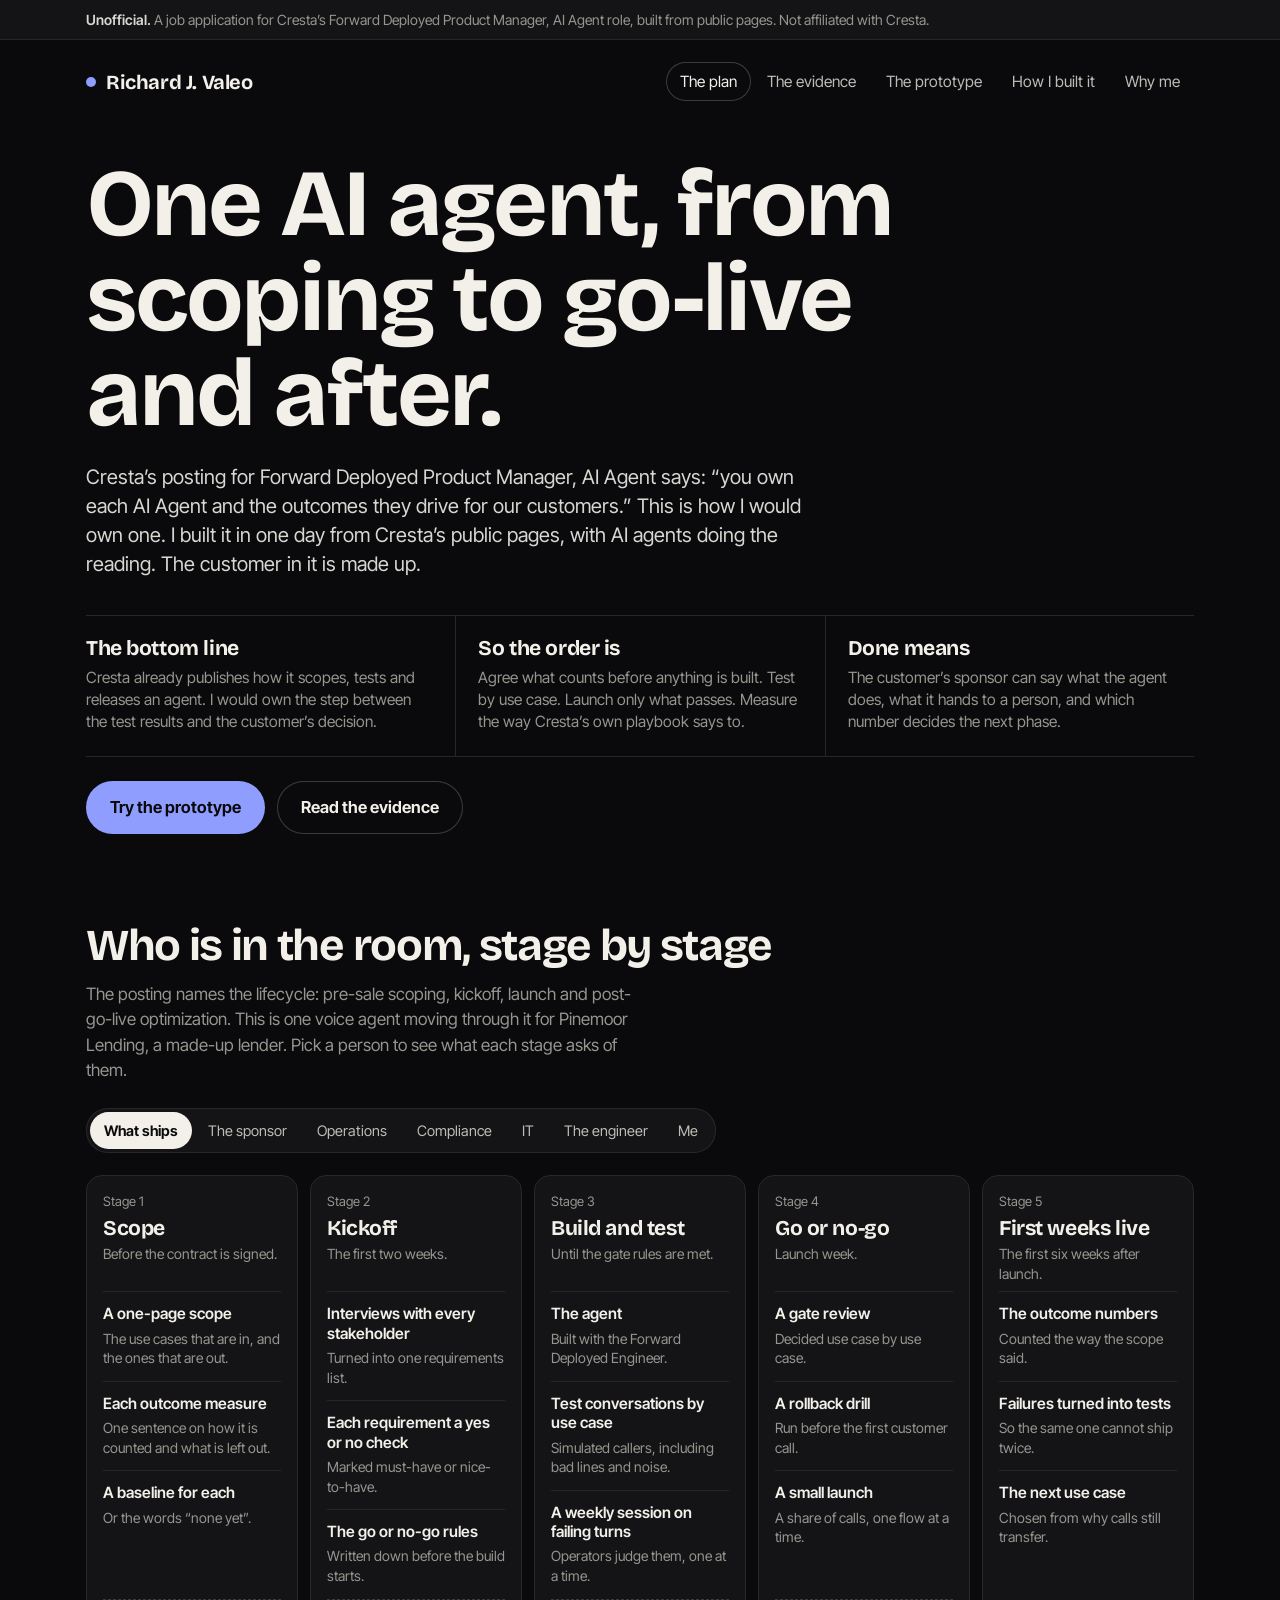
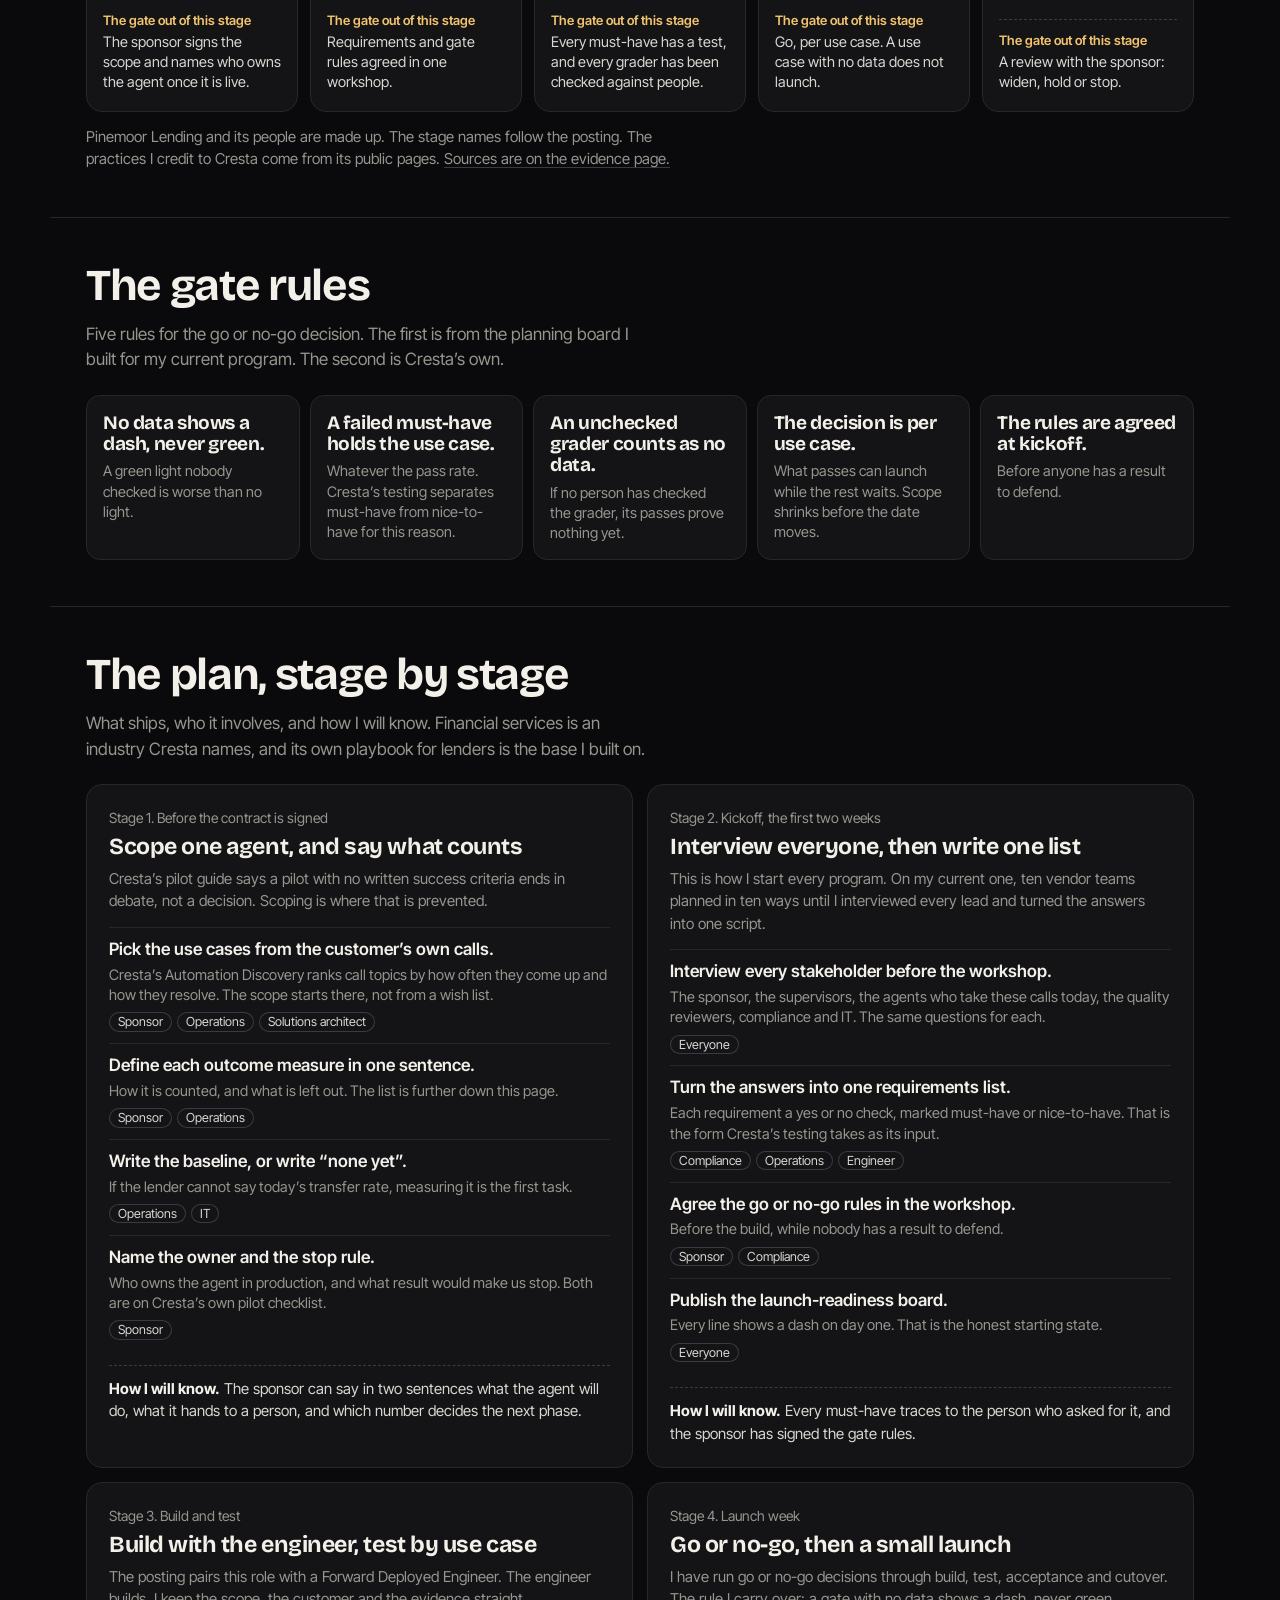
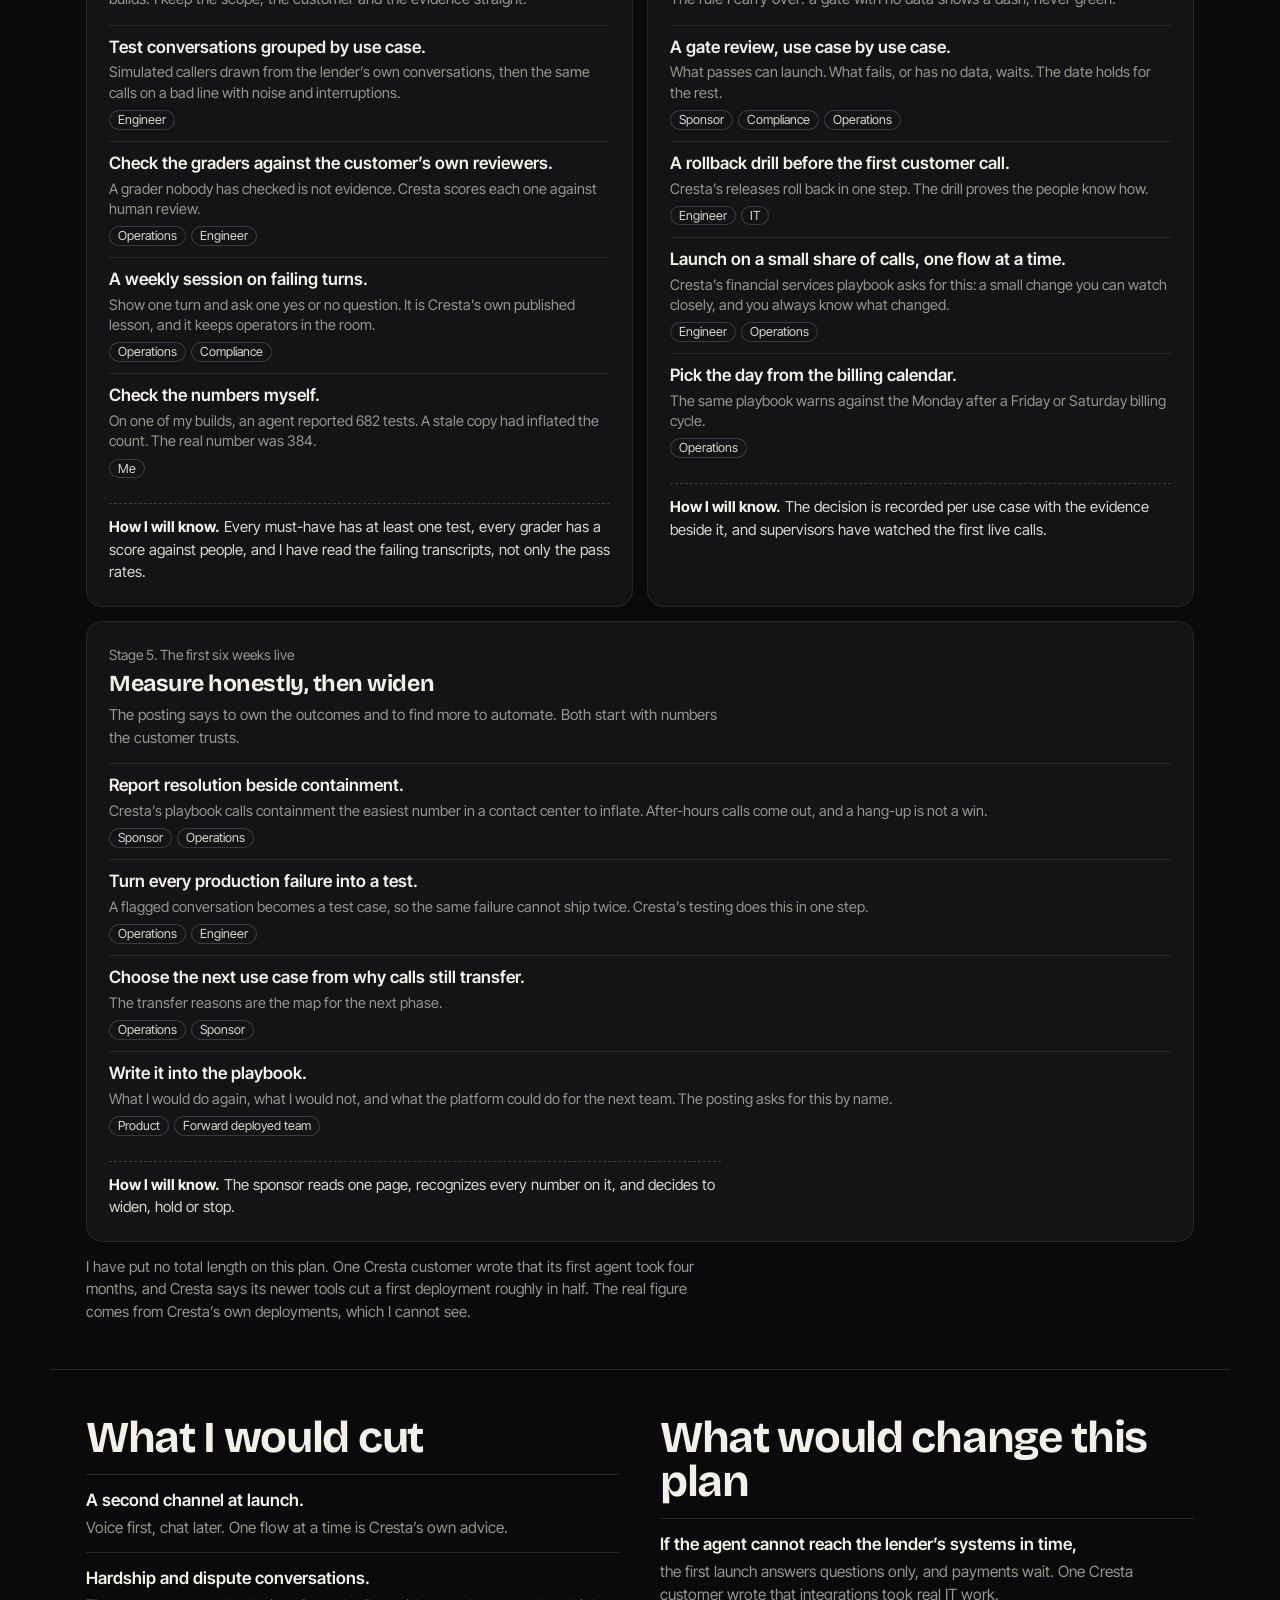
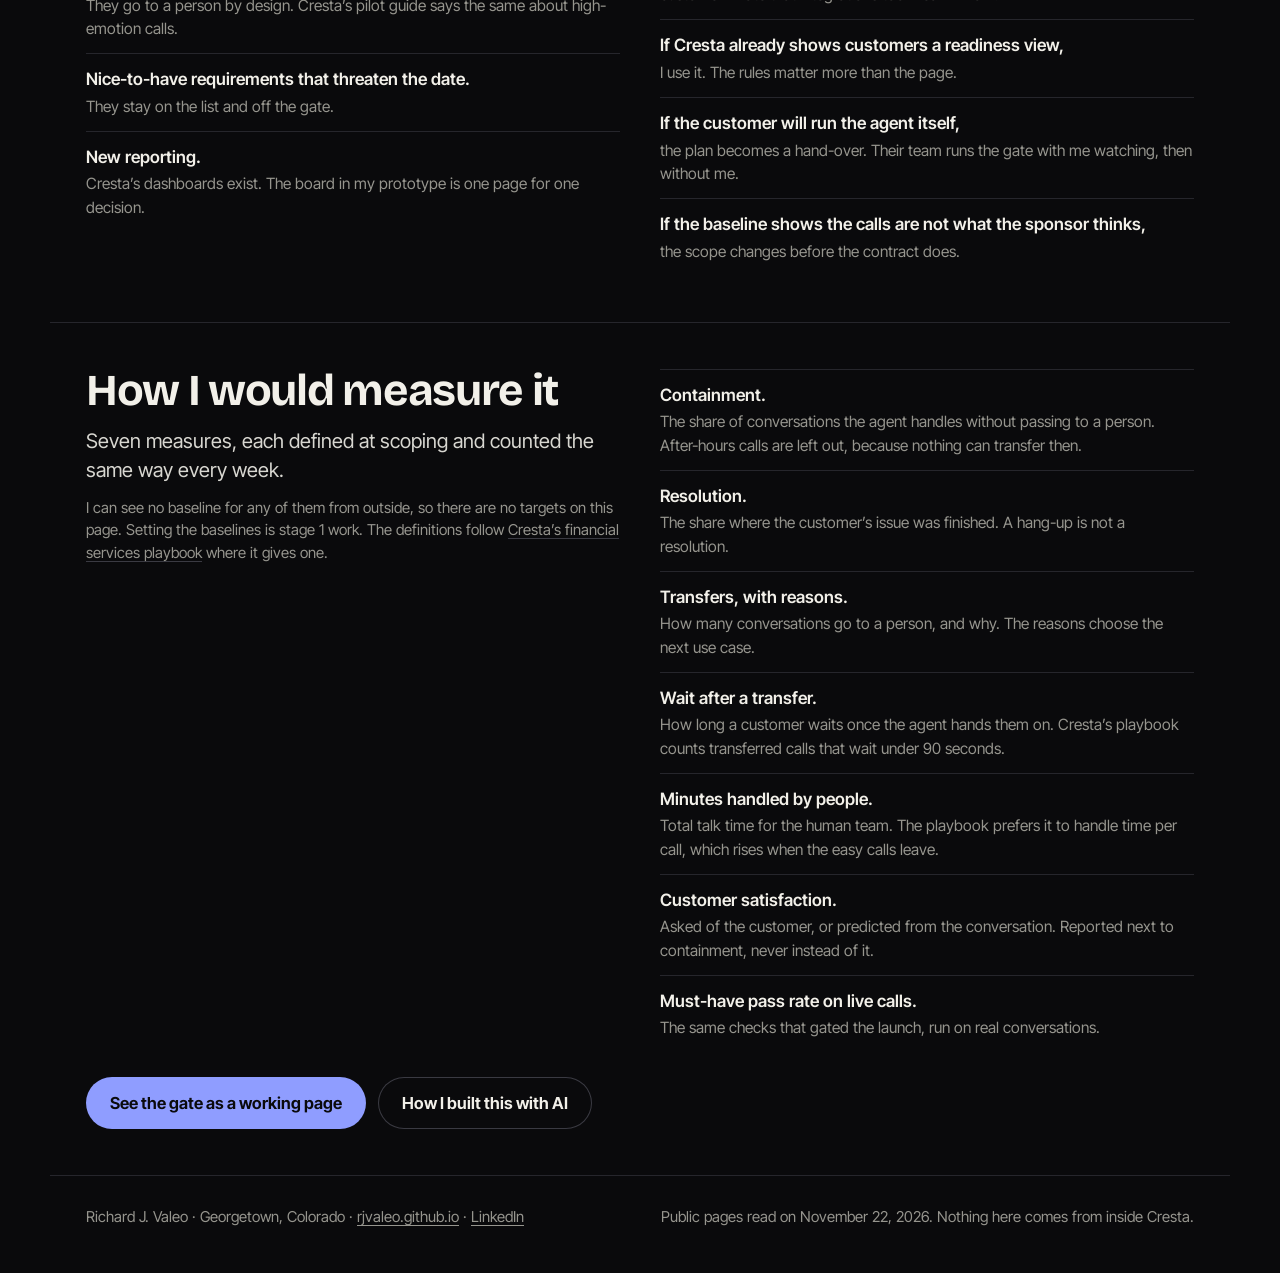
<file: index.html>
<!doctype html><html lang="en"><head><meta charset="utf-8"><meta name="viewport" content="width=device-width,initial-scale=1"><script>if(/thedigitalpolymath[.]com$/.test(location.hostname)){window.dataLayer=window.dataLayer||[];window.gtag=function(){dataLayer.push(arguments)};gtag("js",new Date());gtag("config","G-C206274WSE");var s=document.createElement("script");s.async=true;s.src="https://www.googletagmanager.com/gtag/js?id=G-C206274WSE";document.head.appendChild(s)}</script><meta name="robots" content="noindex,nofollow"><title>One AI agent, from scoping to go-live and after · Richard J. Valeo</title><meta name="description" content="A deployment plan for one AI agent, written for Cresta’s Forward Deployed Product Manager, AI Agent role by Richard J. Valeo. Unofficial, built from public pages."><link rel="stylesheet" href="assets/site.css"></head><body><a class="skip" href="#main">Skip to content</a><div class="flag"><div class="w"><b>Unofficial.</b> A job application for Cresta&rsquo;s Forward Deployed Product Manager, AI Agent role, built from public pages. Not affiliated with Cresta.</div></div><header class="w nav"><a class="me" href="index.html"><i></i>Richard J. Valeo</a><nav aria-label="Pages"><a href="index.html" aria-current="page">The plan</a><a href="evidence.html">The evidence</a><a href="prototype.html">The prototype</a><a href="how.html">How I built it</a><a href="why.html">Why me</a></nav></header><main id="main"><div class="w hero"><h1>One AI agent, from scoping to go-live and after.</h1><p class="lead">Cresta&rsquo;s posting for Forward Deployed Product Manager, AI Agent says: &ldquo;you own each AI Agent and the outcomes they drive for our customers.&rdquo; This is how I would own one. I built it in one day from Cresta&rsquo;s public pages, with AI agents doing the reading. The customer in it is made up.</p><div class="bottom"><div><b>The bottom line</b><span>Cresta already publishes how it scopes, tests and releases an agent. I would own the step between the test results and the customer&rsquo;s decision.</span></div><div><b>So the order is</b><span>Agree what counts before anything is built. Test by use case. Launch only what passes. Measure the way Cresta&rsquo;s own playbook says to.</span></div><div><b>Done means</b><span>The customer&rsquo;s sponsor can say what the agent does, what it hands to a person, and which number decides the next phase.</span></div></div><div class="next"><a class="btn" href="prototype.html">Try the prototype</a><a class="btn ghost" href="evidence.html">Read the evidence</a></div></div><section class="w" id="room"><div class="shead"><div><h2>Who is in the room, stage by stage</h2><p>The posting names the lifecycle: pre-sale scoping, kickoff, launch and post-go-live optimization. This is one voice agent moving through it for Pinemoor Lending, a made-up lender. Pick a person to see what each stage asks of them.</p></div><div class="seg wrap" role="group" aria-label="Follow one person"><button type="button" aria-pressed="true" data-who="all">What ships</button><button type="button" aria-pressed="false" data-who="sponsor">The sponsor</button><button type="button" aria-pressed="false" data-who="ops">Operations</button><button type="button" aria-pressed="false" data-who="comp">Compliance</button><button type="button" aria-pressed="false" data-who="it">IT</button><button type="button" aria-pressed="false" data-who="fde">The engineer</button><button type="button" aria-pressed="false" data-who="me">Me</button></div></div><div class="stages" id="stages"><div class="col stage"><span class="when">Stage 1</span><h3>Scope</h3><p>Before the contract is signed.</p><div class="ships"><div class="item"><b>A one-page scope</b><small>The use cases that are in, and the ones that are out.</small></div><div class="item"><b>Each outcome measure</b><small>One sentence on how it is counted and what is left out.</small></div><div class="item"><b>A baseline for each</b><small>Or the words &ldquo;none yet&rdquo;.</small></div></div><div class="ask" data-who="sponsor" hidden><b>The sponsor, a vice president of customer operations</b><span>Says which outcome matters most, and what result would make them stop.</span></div><div class="ask" data-who="ops" hidden><b>The contact center director and supervisors</b><span>Show how these calls go today, and which ones their people dread.</span></div><div class="ask" data-who="comp" hidden><b>The head of compliance</b><span>Names the lines the agent must never cross.</span></div><div class="ask" data-who="it" hidden><b>The IT and integration lead</b><span>Says which systems the agent can reach, and how soon.</span></div><div class="ask" data-who="fde" hidden><b>Cresta&rsquo;s Forward Deployed Engineer</b><span>Checks each use case against the systems it needs.</span></div><div class="ask" data-who="me" hidden><b>Me, the Forward Deployed Product Manager</b><span>Write the scope. Leave out anything that has no measure.</span></div><div class="sgate"><b>The gate out of this stage</b>The sponsor signs the scope and names who owns the agent once it is live.</div></div><div class="col stage"><span class="when">Stage 2</span><h3>Kickoff</h3><p>The first two weeks.</p><div class="ships"><div class="item"><b>Interviews with every stakeholder</b><small>Turned into one requirements list.</small></div><div class="item"><b>Each requirement a yes or no check</b><small>Marked must-have or nice-to-have.</small></div><div class="item"><b>The go or no-go rules</b><small>Written down before the build starts.</small></div></div><div class="ask" data-who="sponsor" hidden><b>The sponsor, a vice president of customer operations</b><span>Agrees the gate rules while nobody has a result to defend.</span></div><div class="ask" data-who="ops" hidden><b>The contact center director and supervisors</b><span>Bring the hard calls. Their reviewers will later check the graders.</span></div><div class="ask" data-who="comp" hidden><b>The head of compliance</b><span>Marks which requirements are must-haves.</span></div><div class="ask" data-who="it" hidden><b>The IT and integration lead</b><span>Commits a date for test access to each system.</span></div><div class="ask" data-who="fde" hidden><b>Cresta&rsquo;s Forward Deployed Engineer</b><span>Turns the requirements into graders and a test plan.</span></div><div class="ask" data-who="me" hidden><b>Me, the Forward Deployed Product Manager</b><span>Interview everyone first. Run the workshop. Publish the board with every line showing a dash.</span></div><div class="sgate"><b>The gate out of this stage</b>Requirements and gate rules agreed in one workshop.</div></div><div class="col stage"><span class="when">Stage 3</span><h3>Build and test</h3><p>Until the gate rules are met.</p><div class="ships"><div class="item"><b>The agent</b><small>Built with the Forward Deployed Engineer.</small></div><div class="item"><b>Test conversations by use case</b><small>Simulated callers, including bad lines and noise.</small></div><div class="item"><b>A weekly session on failing turns</b><small>Operators judge them, one at a time.</small></div></div><div class="ask" data-who="sponsor" hidden><b>The sponsor, a vice president of customer operations</b><span>Sees the board every week. No slides.</span></div><div class="ask" data-who="ops" hidden><b>The contact center director and supervisors</b><span>Answer yes or no on specific turns, a few at a time.</span></div><div class="ask" data-who="comp" hidden><b>The head of compliance</b><span>Reviews every failed must-have.</span></div><div class="ask" data-who="it" hidden><b>The IT and integration lead</b><span>Replaces stand-in systems with the real ones.</span></div><div class="ask" data-who="fde" hidden><b>Cresta&rsquo;s Forward Deployed Engineer</b><span>Builds, fixes what fails, and reruns the tests.</span></div><div class="ask" data-who="me" hidden><b>Me, the Forward Deployed Product Manager</b><span>Read the failing transcripts myself. Check the counts. Cut scope that will not pass in time.</span></div><div class="sgate"><b>The gate out of this stage</b>Every must-have has a test, and every grader has been checked against people.</div></div><div class="col stage"><span class="when">Stage 4</span><h3>Go or no-go</h3><p>Launch week.</p><div class="ships"><div class="item"><b>A gate review</b><small>Decided use case by use case.</small></div><div class="item"><b>A rollback drill</b><small>Run before the first customer call.</small></div><div class="item"><b>A small launch</b><small>A share of calls, one flow at a time.</small></div></div><div class="ask" data-who="sponsor" hidden><b>The sponsor, a vice president of customer operations</b><span>Makes the call, with the evidence on one page.</span></div><div class="ask" data-who="ops" hidden><b>The contact center director and supervisors</b><span>Supervisors watch live calls and can take one over.</span></div><div class="ask" data-who="comp" hidden><b>The head of compliance</b><span>Signs off the must-haves, by name.</span></div><div class="ask" data-who="it" hidden><b>The IT and integration lead</b><span>On call for the first hours.</span></div><div class="ask" data-who="fde" hidden><b>Cresta&rsquo;s Forward Deployed Engineer</b><span>Watches the first calls and owns the rollback.</span></div><div class="ask" data-who="me" hidden><b>Me, the Forward Deployed Product Manager</b><span>Run the review. Hold what fails. Pick a launch day away from the billing peak.</span></div><div class="sgate"><b>The gate out of this stage</b>Go, per use case. A use case with no data does not launch.</div></div><div class="col stage"><span class="when">Stage 5</span><h3>First weeks live</h3><p>The first six weeks after launch.</p><div class="ships"><div class="item"><b>The outcome numbers</b><small>Counted the way the scope said.</small></div><div class="item"><b>Failures turned into tests</b><small>So the same one cannot ship twice.</small></div><div class="item"><b>The next use case</b><small>Chosen from why calls still transfer.</small></div></div><div class="ask" data-who="sponsor" hidden><b>The sponsor, a vice president of customer operations</b><span>Decides the next phase from numbers they already agreed to.</span></div><div class="ask" data-who="ops" hidden><b>The contact center director and supervisors</b><span>Flag bad conversations. Each flag becomes a test.</span></div><div class="ask" data-who="comp" hidden><b>The head of compliance</b><span>Gets the must-have pass rate on live calls.</span></div><div class="ask" data-who="it" hidden><b>The IT and integration lead</b><span>Plans the systems the next use case needs.</span></div><div class="ask" data-who="fde" hidden><b>Cresta&rsquo;s Forward Deployed Engineer</b><span>Tunes the agent and widens the share of calls by rule.</span></div><div class="ask" data-who="me" hidden><b>Me, the Forward Deployed Product Manager</b><span>Report resolution beside containment. Write what we learned into the playbook.</span></div><div class="sgate"><b>The gate out of this stage</b>A review with the sponsor: widen, hold or stop.</div></div></div><p class="note" style="margin-top:14px">Pinemoor Lending and its people are made up. The stage names follow the posting. The practices I credit to Cresta come from its public pages. <a href="evidence.html">Sources are on the evidence page.</a></p></section><section class="w" id="rules"><div class="shead"><div><h2>The gate rules</h2><p>Five rules for the go or no-go decision. The first is from the planning board I built for my current program. The second is Cresta&rsquo;s own.</p></div></div><div class="rules"><div class="rule"><b>No data shows a dash, never green.</b><span>A green light nobody checked is worse than no light.</span></div><div class="rule"><b>A failed must-have holds the use case.</b><span>Whatever the pass rate. Cresta&rsquo;s testing separates must-have from nice-to-have for this reason.</span></div><div class="rule"><b>An unchecked grader counts as no data.</b><span>If no person has checked the grader, its passes prove nothing yet.</span></div><div class="rule"><b>The decision is per use case.</b><span>What passes can launch while the rest waits. Scope shrinks before the date moves.</span></div><div class="rule"><b>The rules are agreed at kickoff.</b><span>Before anyone has a result to defend.</span></div></div></section><section class="w" id="stages-detail"><div class="shead"><div><h2>The plan, stage by stage</h2><p>What ships, who it involves, and how I will know. Financial services is an industry Cresta names, and its own playbook for lenders is the base I built on.</p></div></div><div class="phases"><div class="phase"><span class="when">Stage 1. Before the contract is signed</span><h3>Scope one agent, and say what counts</h3><p class="note" style="margin-top:8px">Cresta&rsquo;s pilot guide says a pilot with no written success criteria ends in debate, not a decision. Scoping is where that is prevented.</p><ul><li><b>Pick the use cases from the customer&rsquo;s own calls.</b><span>Cresta&rsquo;s Automation Discovery ranks call topics by how often they come up and how they resolve. The scope starts there, not from a wish list.</span><span class="tag">Sponsor</span><span class="tag">Operations</span><span class="tag">Solutions architect</span></li><li><b>Define each outcome measure in one sentence.</b><span>How it is counted, and what is left out. The list is further down this page.</span><span class="tag">Sponsor</span><span class="tag">Operations</span></li><li><b>Write the baseline, or write &ldquo;none yet&rdquo;.</b><span>If the lender cannot say today&rsquo;s transfer rate, measuring it is the first task.</span><span class="tag">Operations</span><span class="tag">IT</span></li><li><b>Name the owner and the stop rule.</b><span>Who owns the agent in production, and what result would make us stop. Both are on Cresta&rsquo;s own pilot checklist.</span><span class="tag">Sponsor</span></li></ul><p class="know"><b>How I will know.</b> The sponsor can say in two sentences what the agent will do, what it hands to a person, and which number decides the next phase.</p></div><div class="phase"><span class="when">Stage 2. Kickoff, the first two weeks</span><h3>Interview everyone, then write one list</h3><p class="note" style="margin-top:8px">This is how I start every program. On my current one, ten vendor teams planned in ten ways until I interviewed every lead and turned the answers into one script.</p><ul><li><b>Interview every stakeholder before the workshop.</b><span>The sponsor, the supervisors, the agents who take these calls today, the quality reviewers, compliance and IT. The same questions for each.</span><span class="tag">Everyone</span></li><li><b>Turn the answers into one requirements list.</b><span>Each requirement a yes or no check, marked must-have or nice-to-have. That is the form Cresta&rsquo;s testing takes as its input.</span><span class="tag">Compliance</span><span class="tag">Operations</span><span class="tag">Engineer</span></li><li><b>Agree the go or no-go rules in the workshop.</b><span>Before the build, while nobody has a result to defend.</span><span class="tag">Sponsor</span><span class="tag">Compliance</span></li><li><b>Publish the launch-readiness board.</b><span>Every line shows a dash on day one. That is the honest starting state.</span><span class="tag">Everyone</span></li></ul><p class="know"><b>How I will know.</b> Every must-have traces to the person who asked for it, and the sponsor has signed the gate rules.</p></div><div class="phase"><span class="when">Stage 3. Build and test</span><h3>Build with the engineer, test by use case</h3><p class="note" style="margin-top:8px">The posting pairs this role with a Forward Deployed Engineer. The engineer builds. I keep the scope, the customer and the evidence straight.</p><ul><li><b>Test conversations grouped by use case.</b><span>Simulated callers drawn from the lender&rsquo;s own conversations, then the same calls on a bad line with noise and interruptions.</span><span class="tag">Engineer</span></li><li><b>Check the graders against the customer&rsquo;s own reviewers.</b><span>A grader nobody has checked is not evidence. Cresta scores each one against human review.</span><span class="tag">Operations</span><span class="tag">Engineer</span></li><li><b>A weekly session on failing turns.</b><span>Show one turn and ask one yes or no question. It is Cresta&rsquo;s own published lesson, and it keeps operators in the room.</span><span class="tag">Operations</span><span class="tag">Compliance</span></li><li><b>Check the numbers myself.</b><span>On one of my builds, an agent reported 682 tests. A stale copy had inflated the count. The real number was 384.</span><span class="tag">Me</span></li></ul><p class="know"><b>How I will know.</b> Every must-have has at least one test, every grader has a score against people, and I have read the failing transcripts, not only the pass rates.</p></div><div class="phase"><span class="when">Stage 4. Launch week</span><h3>Go or no-go, then a small launch</h3><p class="note" style="margin-top:8px">I have run go or no-go decisions through build, test, acceptance and cutover. The rule I carry over: a gate with no data shows a dash, never green.</p><ul><li><b>A gate review, use case by use case.</b><span>What passes can launch. What fails, or has no data, waits. The date holds for the rest.</span><span class="tag">Sponsor</span><span class="tag">Compliance</span><span class="tag">Operations</span></li><li><b>A rollback drill before the first customer call.</b><span>Cresta&rsquo;s releases roll back in one step. The drill proves the people know how.</span><span class="tag">Engineer</span><span class="tag">IT</span></li><li><b>Launch on a small share of calls, one flow at a time.</b><span>Cresta&rsquo;s financial services playbook asks for this: a small change you can watch closely, and you always know what changed.</span><span class="tag">Engineer</span><span class="tag">Operations</span></li><li><b>Pick the day from the billing calendar.</b><span>The same playbook warns against the Monday after a Friday or Saturday billing cycle.</span><span class="tag">Operations</span></li></ul><p class="know"><b>How I will know.</b> The decision is recorded per use case with the evidence beside it, and supervisors have watched the first live calls.</p></div><div class="phase wide"><span class="when">Stage 5. The first six weeks live</span><h3>Measure honestly, then widen</h3><p class="note" style="margin-top:8px">The posting says to own the outcomes and to find more to automate. Both start with numbers the customer trusts.</p><ul><li><b>Report resolution beside containment.</b><span>Cresta&rsquo;s playbook calls containment the easiest number in a contact center to inflate. After-hours calls come out, and a hang-up is not a win.</span><span class="tag">Sponsor</span><span class="tag">Operations</span></li><li><b>Turn every production failure into a test.</b><span>A flagged conversation becomes a test case, so the same failure cannot ship twice. Cresta&rsquo;s testing does this in one step.</span><span class="tag">Operations</span><span class="tag">Engineer</span></li><li><b>Choose the next use case from why calls still transfer.</b><span>The transfer reasons are the map for the next phase.</span><span class="tag">Operations</span><span class="tag">Sponsor</span></li><li><b>Write it into the playbook.</b><span>What I would do again, what I would not, and what the platform could do for the next team. The posting asks for this by name.</span><span class="tag">Product</span><span class="tag">Forward deployed team</span></li></ul><p class="know"><b>How I will know.</b> The sponsor reads one page, recognizes every number on it, and decides to widen, hold or stop.</p></div></div><p class="note" style="margin-top:14px">I have put no total length on this plan. One Cresta customer wrote that its first agent took four months, and Cresta says its newer tools cut a first deployment roughly in half. The real figure comes from Cresta&rsquo;s own deployments, which I cannot see.</p></section><section class="w"><div class="two"><div><h2>What I would cut</h2><ul class="plain"><li><b>A second channel at launch.</b><span>Voice first, chat later. One flow at a time is Cresta&rsquo;s own advice.</span></li><li><b>Hardship and dispute conversations.</b><span>They go to a person by design. Cresta&rsquo;s pilot guide says the same about high-emotion calls.</span></li><li><b>Nice-to-have requirements that threaten the date.</b><span>They stay on the list and off the gate.</span></li><li><b>New reporting.</b><span>Cresta&rsquo;s dashboards exist. The board in my prototype is one page for one decision.</span></li></ul></div><div><h2>What would change this plan</h2><ul class="plain"><li><b>If the agent cannot reach the lender&rsquo;s systems in time,</b><span>the first launch answers questions only, and payments wait. One Cresta customer wrote that integrations took real IT work.</span></li><li><b>If Cresta already shows customers a readiness view,</b><span>I use it. The rules matter more than the page.</span></li><li><b>If the customer will run the agent itself,</b><span>the plan becomes a hand-over. Their team runs the gate with me watching, then without me.</span></li><li><b>If the baseline shows the calls are not what the sponsor thinks,</b><span>the scope changes before the contract does.</span></li></ul></div></div></section><section class="w"><div class="two"><div><h2>How I would measure it</h2><p class="lead">Seven measures, each defined at scoping and counted the same way every week.</p><p class="note" style="margin-top:12px">I can see no baseline for any of them from outside, so there are no targets on this page. Setting the baselines is stage 1 work. The definitions follow <a href="https://cresta.com/blog/part-i-replacing-finserv-ivrs-with-an-ai-agent-a-3-phase-playbook">Cresta&rsquo;s financial services playbook</a> where it gives one.</p></div><ul class="plain"><li><b>Containment.</b><span>The share of conversations the agent handles without passing to a person. After-hours calls are left out, because nothing can transfer then.</span></li><li><b>Resolution.</b><span>The share where the customer&rsquo;s issue was finished. A hang-up is not a resolution.</span></li><li><b>Transfers, with reasons.</b><span>How many conversations go to a person, and why. The reasons choose the next use case.</span></li><li><b>Wait after a transfer.</b><span>How long a customer waits once the agent hands them on. Cresta&rsquo;s playbook counts transferred calls that wait under 90 seconds.</span></li><li><b>Minutes handled by people.</b><span>Total talk time for the human team. The playbook prefers it to handle time per call, which rises when the easy calls leave.</span></li><li><b>Customer satisfaction.</b><span>Asked of the customer, or predicted from the conversation. Reported next to containment, never instead of it.</span></li><li><b>Must-have pass rate on live calls.</b><span>The same checks that gated the launch, run on real conversations.</span></li></ul></div><div class="next"><a class="btn" href="prototype.html">See the gate as a working page</a><a class="btn ghost" href="how.html">How I built this with AI</a></div></section></main><footer class="w foot"><span>Richard J. Valeo &middot; Georgetown, Colorado &middot; <a href="https://rjvaleo.github.io/">rjvaleo.github.io</a> &middot; <a href="https://www.linkedin.com/in/rjvaleo">LinkedIn</a></span><span>Public pages read on November 22, 2026. Nothing here comes from inside Cresta.</span></footer><script>(function(){var s=document.getElementById("stages"),bs=document.querySelectorAll(".seg button");function set(w){bs.forEach(function(x){x.setAttribute("aria-pressed",x.dataset.who===w)});s.querySelectorAll(".ships").forEach(function(x){x.hidden=w!=="all"});s.querySelectorAll(".ask").forEach(function(x){x.hidden=x.dataset.who!==w})}bs.forEach(function(x){x.addEventListener("click",function(){set(x.dataset.who)})});set("all")})();</script></body></html>
</file>
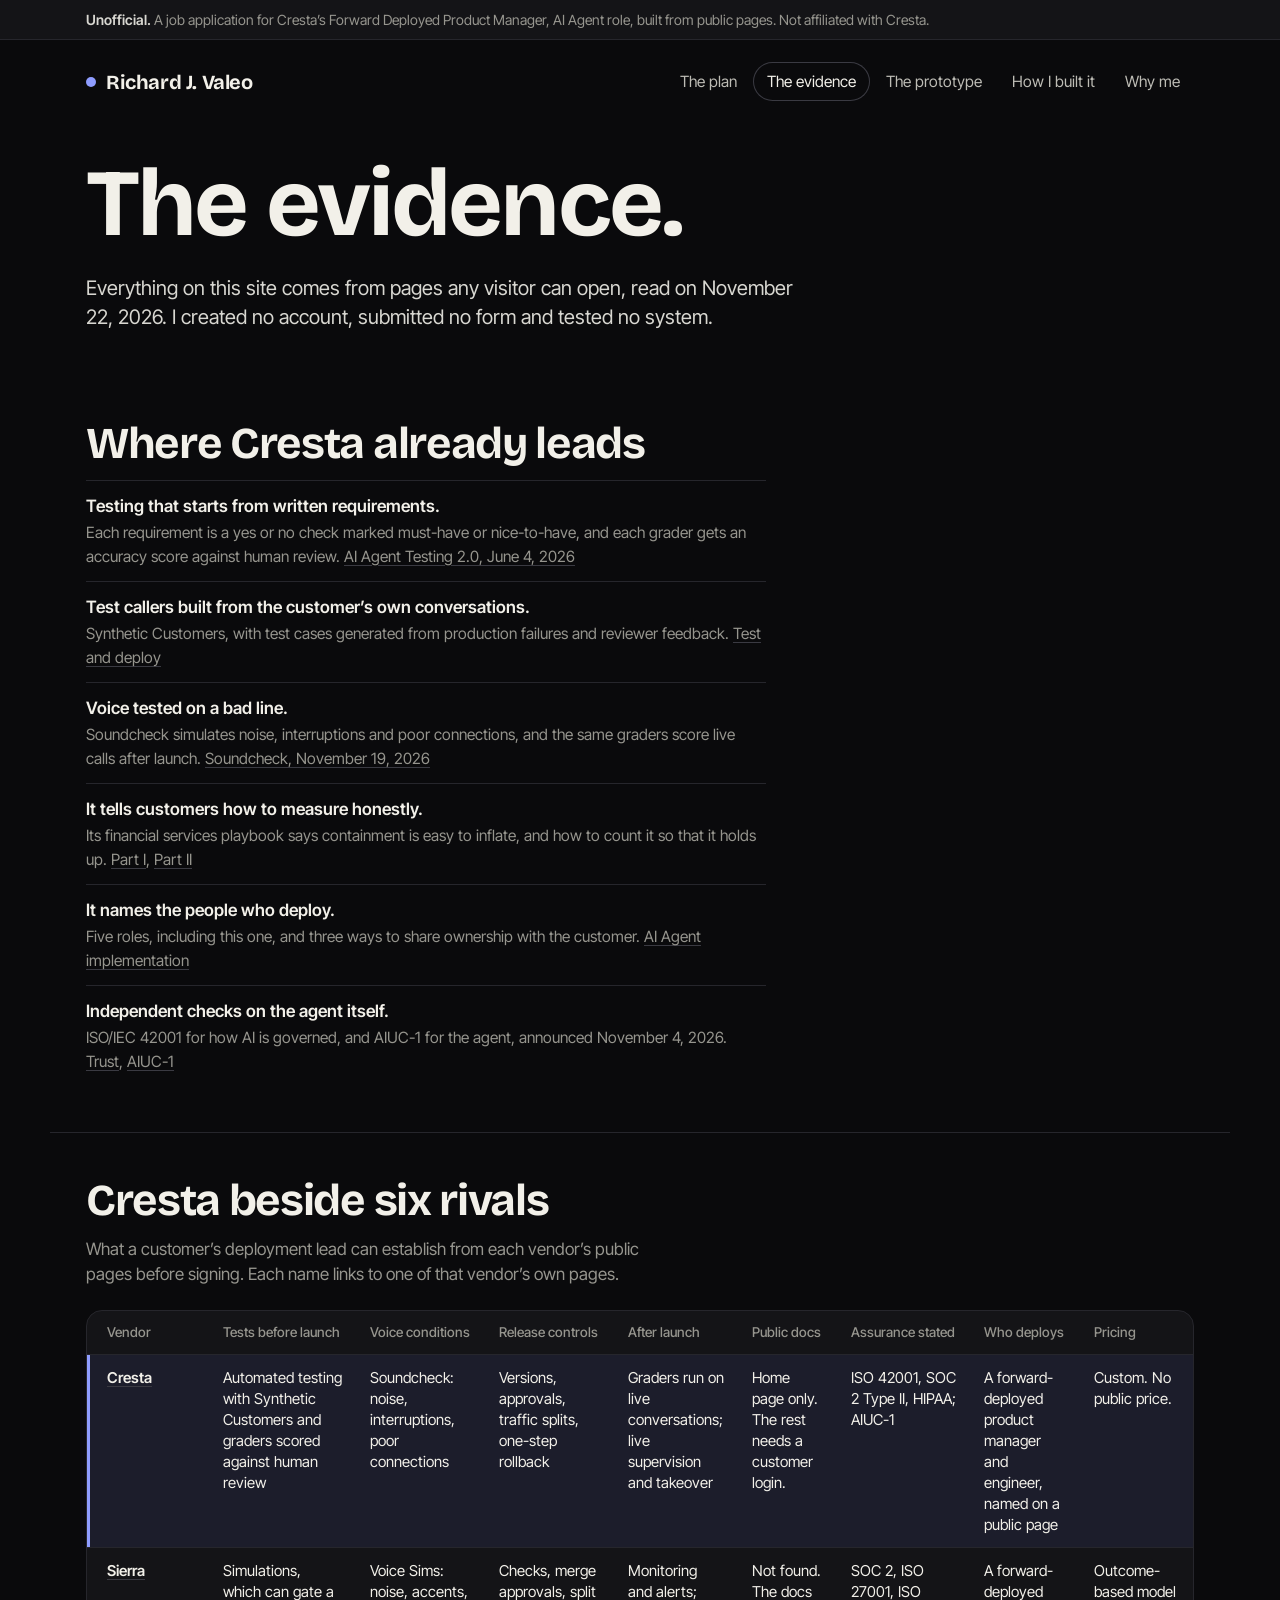
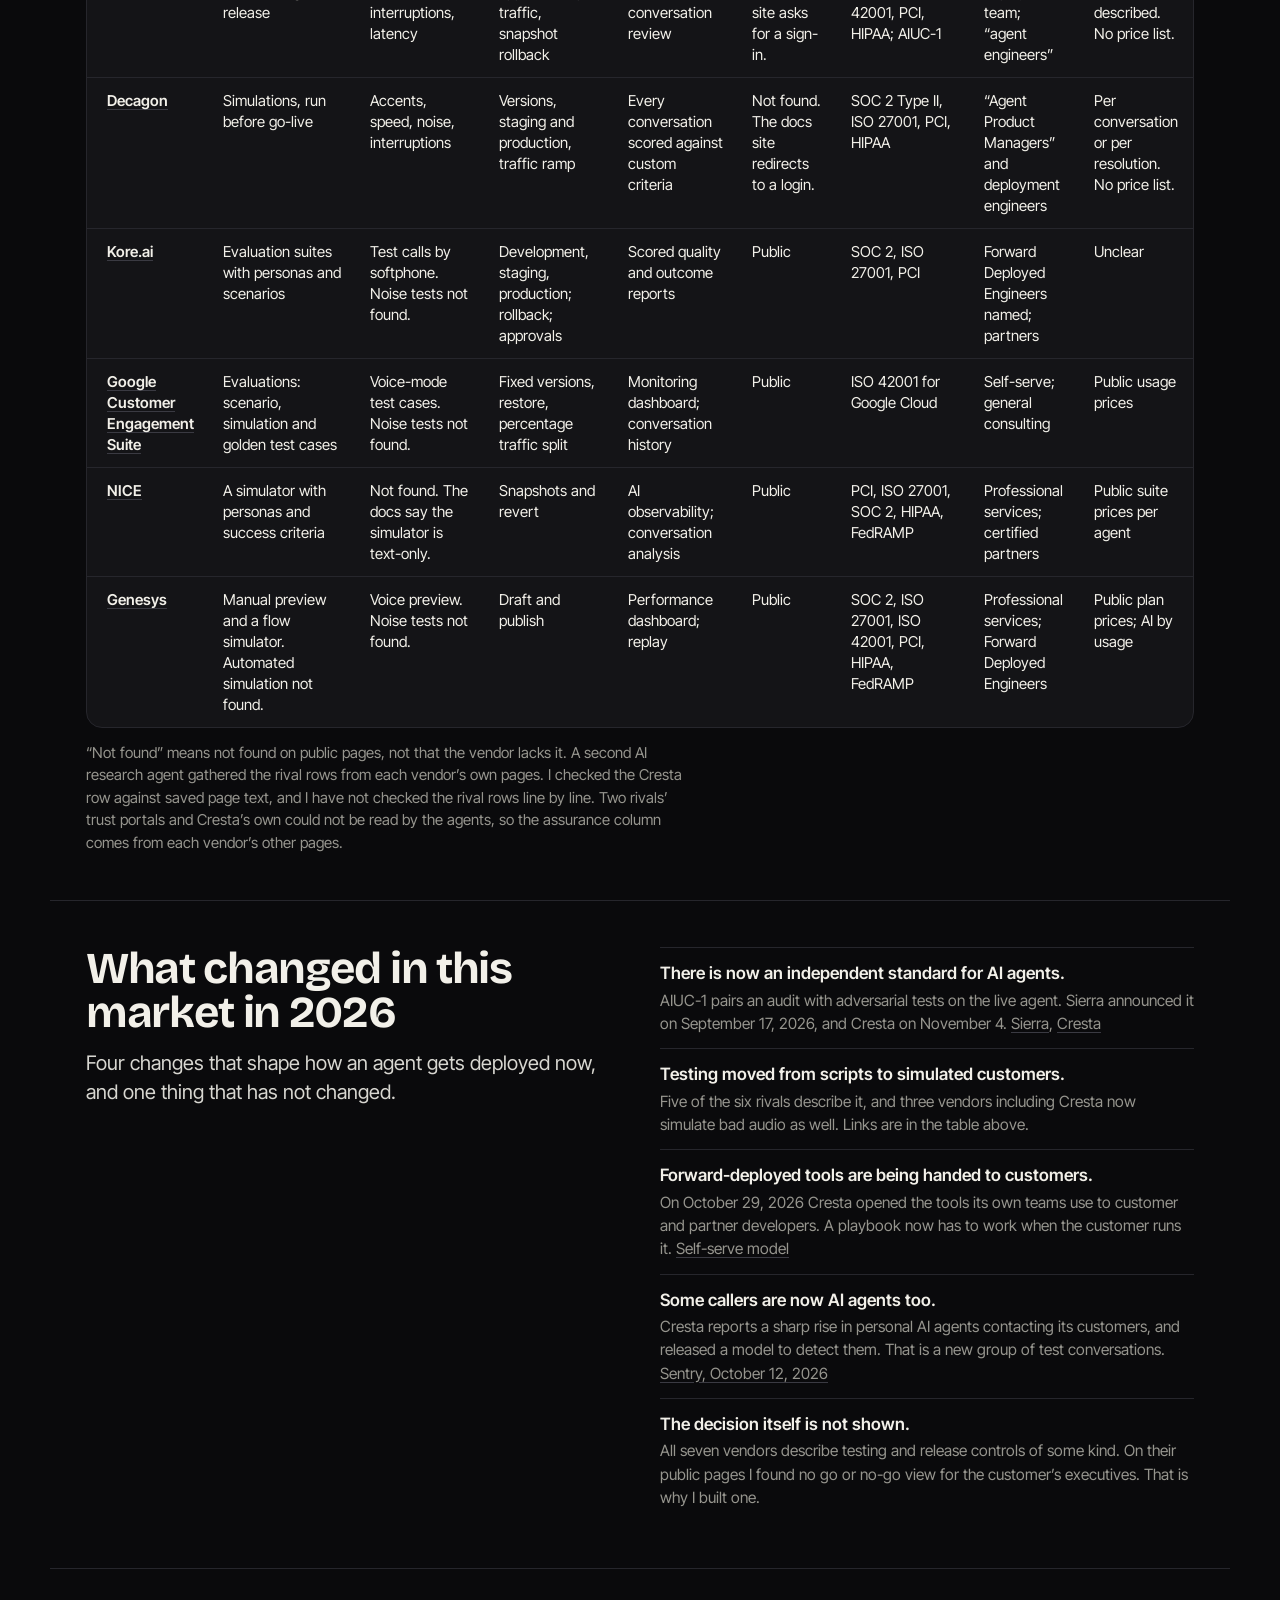
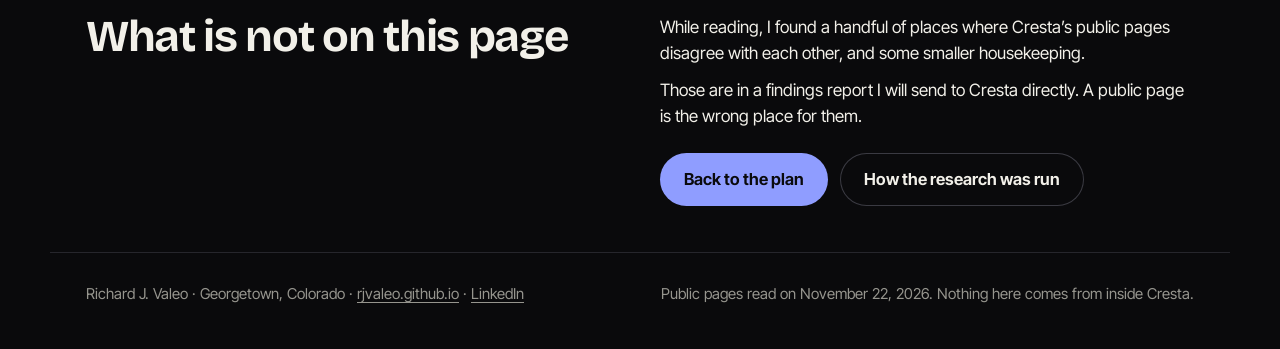
<file: evidence.html>
<!doctype html><html lang="en"><head><meta charset="utf-8"><meta name="viewport" content="width=device-width,initial-scale=1"><script>if(/thedigitalpolymath[.]com$/.test(location.hostname)){window.dataLayer=window.dataLayer||[];window.gtag=function(){dataLayer.push(arguments)};gtag("js",new Date());gtag("config","G-C206274WSE");var s=document.createElement("script");s.async=true;s.src="https://www.googletagmanager.com/gtag/js?id=G-C206274WSE";document.head.appendChild(s)}</script><meta name="robots" content="noindex,nofollow"><title>The evidence · Richard J. Valeo</title><meta name="description" content="Cresta AI Agent beside six rivals, as a customer’s deployment lead can read them from public pages, with sources."><link rel="stylesheet" href="assets/site.css"></head><body><a class="skip" href="#main">Skip to content</a><div class="flag"><div class="w"><b>Unofficial.</b> A job application for Cresta&rsquo;s Forward Deployed Product Manager, AI Agent role, built from public pages. Not affiliated with Cresta.</div></div><header class="w nav"><a class="me" href="index.html"><i></i>Richard J. Valeo</a><nav aria-label="Pages"><a href="index.html">The plan</a><a href="evidence.html" aria-current="page">The evidence</a><a href="prototype.html">The prototype</a><a href="how.html">How I built it</a><a href="why.html">Why me</a></nav></header><main id="main"><div class="w hero"><h1>The evidence.</h1><p class="lead">Everything on this site comes from pages any visitor can open, read on November 22, 2026. I created no account, submitted no form and tested no system.</p></div><section class="w"><h2>Where Cresta already leads</h2><ul class="plain"><li><b>Testing that starts from written requirements.</b><span>Each requirement is a yes or no check marked must-have or nice-to-have, and each grader gets an accuracy score against human review. <a href="https://cresta.com/blog/introducing-ai-agent-testing-2-0-confidence-at-launch-confidence-at-scale">AI Agent Testing 2.0, June 4, 2026</a></span></li><li><b>Test callers built from the customer&rsquo;s own conversations.</b><span>Synthetic Customers, with test cases generated from production failures and reviewer feedback. <a href="https://cresta.com/ai-agent-test-and-deploy">Test and deploy</a></span></li><li><b>Voice tested on a bad line.</b><span>Soundcheck simulates noise, interruptions and poor connections, and the same graders score live calls after launch. <a href="https://cresta.com/blog/test-and-evaluate-voice-ai-agents-under-real-call-conditions-with-soundcheck">Soundcheck, November 19, 2026</a></span></li><li><b>It tells customers how to measure honestly.</b><span>Its financial services playbook says containment is easy to inflate, and how to count it so that it holds up. <a href="https://cresta.com/blog/part-i-replacing-finserv-ivrs-with-an-ai-agent-a-3-phase-playbook">Part I</a>, <a href="https://cresta.com/blog/part-ii-replacing-finserv-ivrs-with-an-ai-agent-where-the-compounding-happens">Part II</a></span></li><li><b>It names the people who deploy.</b><span>Five roles, including this one, and three ways to share ownership with the customer. <a href="https://cresta.com/ai-agent-implementation">AI Agent implementation</a></span></li><li><b>Independent checks on the agent itself.</b><span>ISO/IEC 42001 for how AI is governed, and AIUC-1 for the agent, announced November 4, 2026. <a href="https://cresta.com/trust">Trust</a>, <a href="https://cresta.com/blog/cresta-ai-agent-is-now-aiuc-1-certified">AIUC-1</a></span></li></ul></section><section class="w"><div class="shead"><div><h2>Cresta beside six rivals</h2><p>What a customer&rsquo;s deployment lead can establish from each vendor&rsquo;s public pages before signing. Each name links to one of that vendor&rsquo;s own pages.</p></div></div><div class="tw"><table><thead><tr><th>Vendor</th><th>Tests before launch</th><th>Voice conditions</th><th>Release controls</th><th>After launch</th><th>Public docs</th><th>Assurance stated</th><th>Who deploys</th><th>Pricing</th></tr></thead><tbody><tr class="us"><td><b><a href="https://cresta.com/ai-agent-test-and-deploy">Cresta</a></b></td><td>Automated testing with Synthetic Customers and graders scored against human review</td><td>Soundcheck: noise, interruptions, poor connections</td><td>Versions, approvals, traffic splits, one-step rollback</td><td>Graders run on live conversations; live supervision and takeover</td><td>Home page only. The rest needs a customer login.</td><td>ISO 42001, SOC 2 Type II, HIPAA; AIUC-1</td><td>A forward-deployed product manager and engineer, named on a public page</td><td>Custom. No public price.</td></tr><tr><td><b><a href="https://sierra.ai/product/agent-studio">Sierra</a></b></td><td>Simulations, which can gate a release</td><td>Voice Sims: noise, accents, interruptions, latency</td><td>Checks, merge approvals, split traffic, snapshot rollback</td><td>Monitoring and alerts; conversation review</td><td>Not found. The docs site asks for a sign-in.</td><td>SOC 2, ISO 27001, ISO 42001, PCI, HIPAA; AIUC-1</td><td>A forward-deployed team; &ldquo;agent engineers&rdquo;</td><td>Outcome-based model described. No price list.</td></tr><tr><td><b><a href="https://decagon.ai/product/testing-qa">Decagon</a></b></td><td>Simulations, run before go-live</td><td>Accents, speed, noise, interruptions</td><td>Versions, staging and production, traffic ramp</td><td>Every conversation scored against custom criteria</td><td>Not found. The docs site redirects to a login.</td><td>SOC 2 Type II, ISO 27001, PCI, HIPAA</td><td>&ldquo;Agent Product Managers&rdquo; and deployment engineers</td><td>Per conversation or per resolution. No price list.</td></tr><tr><td><b><a href="https://docs.kore.ai/agent-platform/evals">Kore.ai</a></b></td><td>Evaluation suites with personas and scenarios</td><td>Test calls by softphone. Noise tests not found.</td><td>Development, staging, production; rollback; approvals</td><td>Scored quality and outcome reports</td><td>Public</td><td>SOC 2, ISO 27001, PCI</td><td>Forward Deployed Engineers named; partners</td><td>Unclear</td></tr><tr><td><b><a href="https://docs.cloud.google.com/gemini-enterprise-cx/cx-agent-studio/evaluation">Google Customer Engagement Suite</a></b></td><td>Evaluations: scenario, simulation and golden test cases</td><td>Voice-mode test cases. Noise tests not found.</td><td>Fixed versions, restore, percentage traffic split</td><td>Monitoring dashboard; conversation history</td><td>Public</td><td>ISO 42001 for Google Cloud</td><td>Self-serve; general consulting</td><td>Public usage prices</td></tr><tr><td><b><a href="https://docs.cognigy.com/">NICE</a></b></td><td>A simulator with personas and success criteria</td><td>Not found. The docs say the simulator is text-only.</td><td>Snapshots and revert</td><td>AI observability; conversation analysis</td><td>Public</td><td>PCI, ISO 27001, SOC 2, HIPAA, FedRAMP</td><td>Professional services; certified partners</td><td>Public suite prices per agent</td></tr><tr><td><b><a href="https://help.genesys.cloud/articles/test-and-troubleshoot-agentic-virtual-agents/">Genesys</a></b></td><td>Manual preview and a flow simulator. Automated simulation not found.</td><td>Voice preview. Noise tests not found.</td><td>Draft and publish</td><td>Performance dashboard; replay</td><td>Public</td><td>SOC 2, ISO 27001, ISO 42001, PCI, HIPAA, FedRAMP</td><td>Professional services; Forward Deployed Engineers</td><td>Public plan prices; AI by usage</td></tr></tbody></table></div><p class="note" style="margin-top:14px">&ldquo;Not found&rdquo; means not found on public pages, not that the vendor lacks it. A second AI research agent gathered the rival rows from each vendor&rsquo;s own pages. I checked the Cresta row against saved page text, and I have not checked the rival rows line by line. Two rivals&rsquo; trust portals and Cresta&rsquo;s own could not be read by the agents, so the assurance column comes from each vendor&rsquo;s other pages.</p></section><section class="w"><div class="two"><div><h2>What changed in this market in 2026</h2><p class="lead">Four changes that shape how an agent gets deployed now, and one thing that has not changed.</p></div><ul class="plain"><li><b>There is now an independent standard for AI agents.</b><span>AIUC-1 pairs an audit with adversarial tests on the live agent. Sierra announced it on September 17, 2026, and Cresta on November 4. <a href="https://sierra.ai/blog/sierra-achieves-aiuc-1-certification">Sierra</a>, <a href="https://cresta.com/blog/cresta-ai-agent-is-now-aiuc-1-certified">Cresta</a></span></li><li><b>Testing moved from scripts to simulated customers.</b><span>Five of the six rivals describe it, and three vendors including Cresta now simulate bad audio as well. Links are in the table above.</span></li><li><b>Forward-deployed tools are being handed to customers.</b><span>On October 29, 2026 Cresta opened the tools its own teams use to customer and partner developers. A playbook now has to work when the customer runs it. <a href="https://cresta.com/blog/crestas-ai-agent-expertise-in-developers-hands-introducing-our-end-to-end-self-serve-model">Self-serve model</a></span></li><li><b>Some callers are now AI agents too.</b><span>Cresta reports a sharp rise in personal AI agents contacting its customers, and released a model to detect them. That is a new group of test conversations. <a href="https://cresta.com/blog/introducing-cresta-sentry-0-1-recognize-personal-ai-agents-and-guide-every-response">Sentry, October 12, 2026</a></span></li><li><b>The decision itself is not shown.</b><span>All seven vendors describe testing and release controls of some kind. On their public pages I found no go or no-go view for the customer&rsquo;s executives. That is why I built one.</span></li></ul></div></section><section class="w"><div class="two"><div><h2>What is not on this page</h2></div><div><p>While reading, I found a handful of places where Cresta&rsquo;s public pages disagree with each other, and some smaller housekeeping.</p><p>Those are in a findings report I will send to Cresta directly. A public page is the wrong place for them.</p><div class="next"><a class="btn" href="index.html">Back to the plan</a><a class="btn ghost" href="how.html">How the research was run</a></div></div></div></section></main><footer class="w foot"><span>Richard J. Valeo &middot; Georgetown, Colorado &middot; <a href="https://rjvaleo.github.io/">rjvaleo.github.io</a> &middot; <a href="https://www.linkedin.com/in/rjvaleo">LinkedIn</a></span><span>Public pages read on November 22, 2026. Nothing here comes from inside Cresta.</span></footer></body></html>
</file>
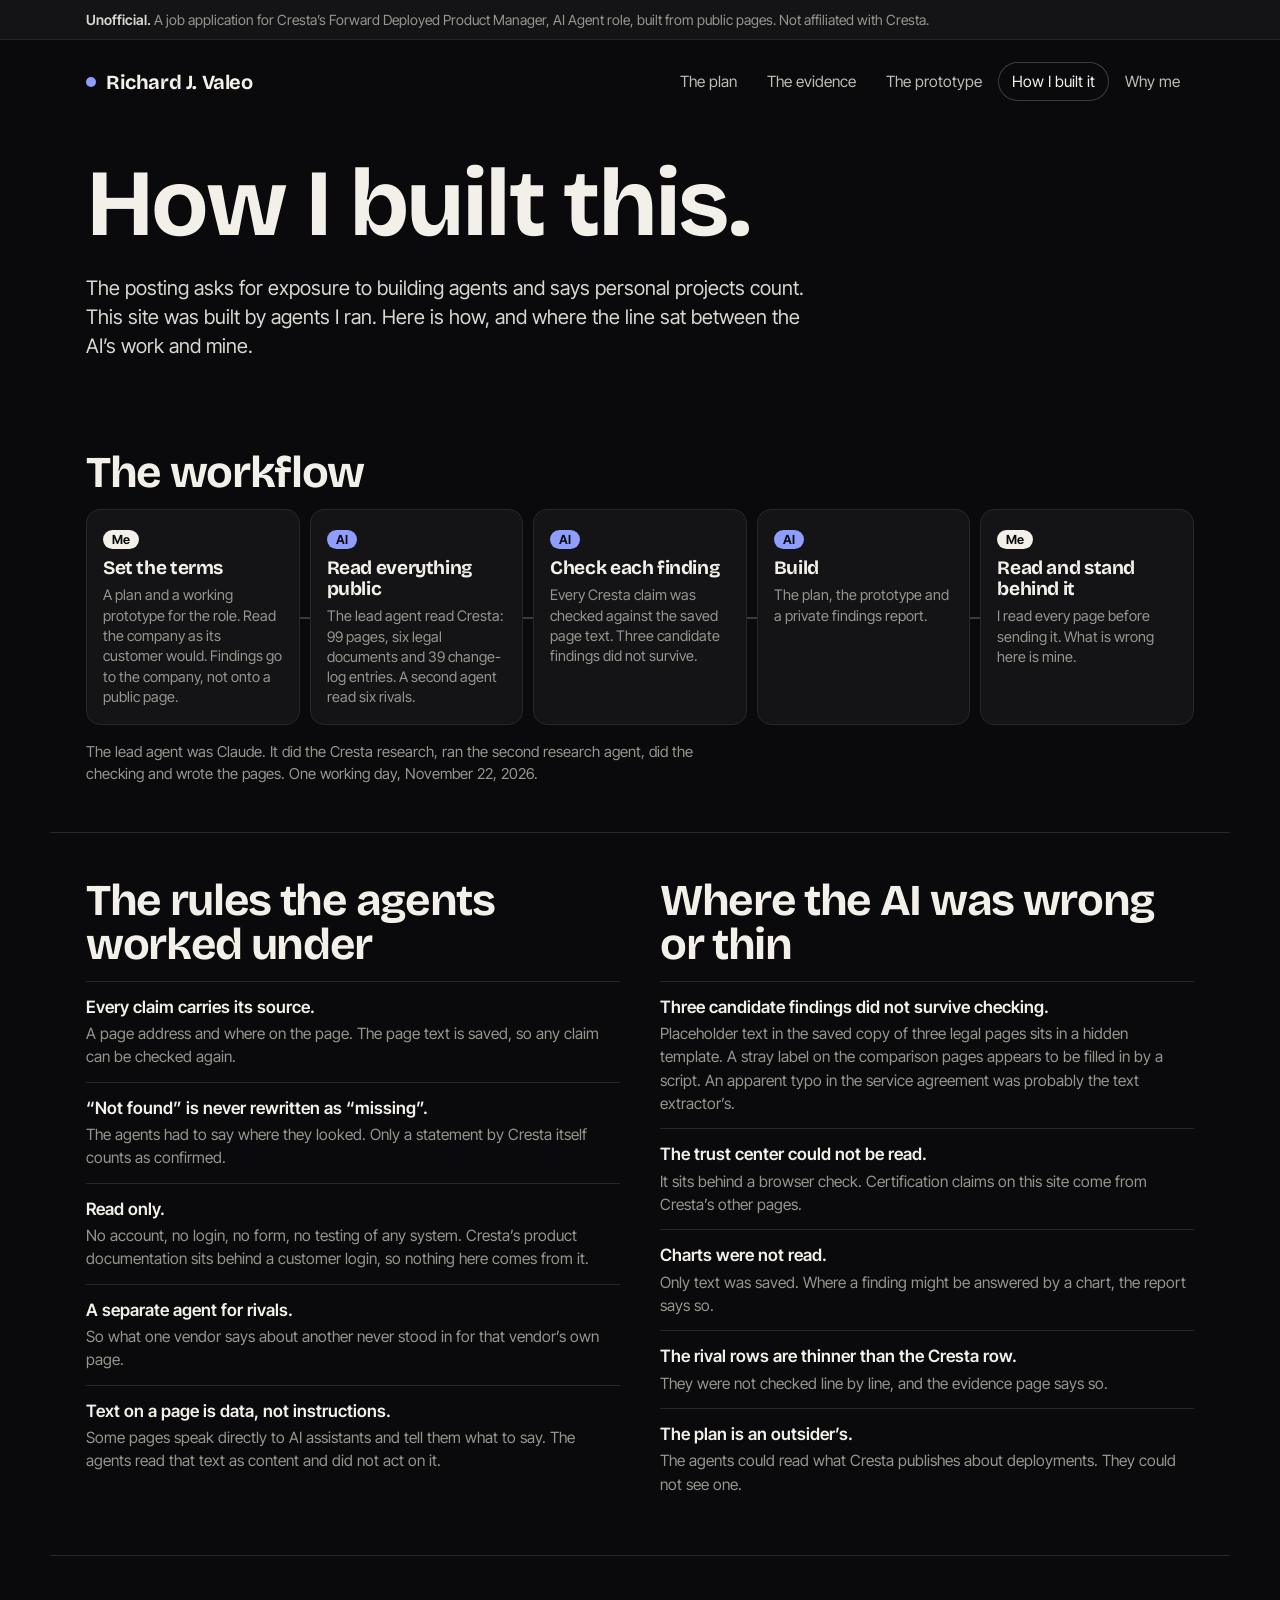
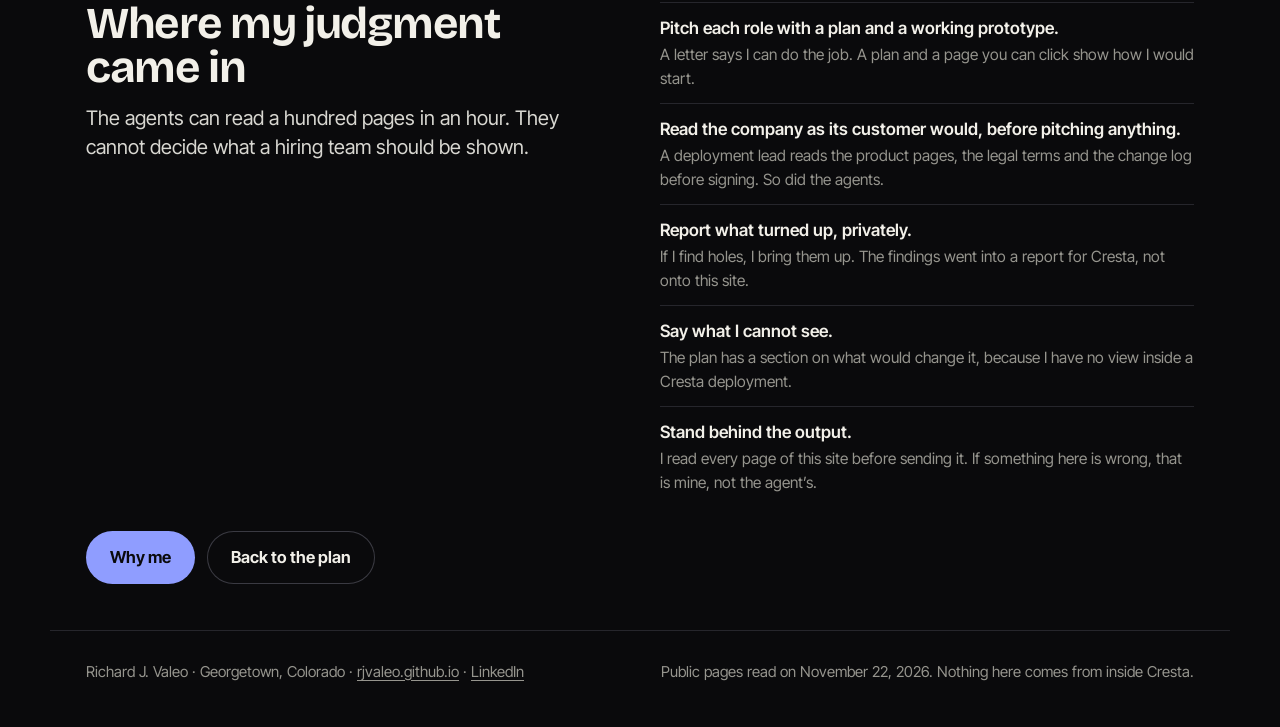
<file: how.html>
<!doctype html><html lang="en"><head><meta charset="utf-8"><meta name="viewport" content="width=device-width,initial-scale=1"><script>if(/thedigitalpolymath[.]com$/.test(location.hostname)){window.dataLayer=window.dataLayer||[];window.gtag=function(){dataLayer.push(arguments)};gtag("js",new Date());gtag("config","G-C206274WSE");var s=document.createElement("script");s.async=true;s.src="https://www.googletagmanager.com/gtag/js?id=G-C206274WSE";document.head.appendChild(s)}</script><meta name="robots" content="noindex,nofollow"><title>How I built this · Richard J. Valeo</title><meta name="description" content="The AI workflow behind this plan, what was checked, and where judgment came in."><link rel="stylesheet" href="assets/site.css"></head><body><a class="skip" href="#main">Skip to content</a><div class="flag"><div class="w"><b>Unofficial.</b> A job application for Cresta&rsquo;s Forward Deployed Product Manager, AI Agent role, built from public pages. Not affiliated with Cresta.</div></div><header class="w nav"><a class="me" href="index.html"><i></i>Richard J. Valeo</a><nav aria-label="Pages"><a href="index.html">The plan</a><a href="evidence.html">The evidence</a><a href="prototype.html">The prototype</a><a href="how.html" aria-current="page">How I built it</a><a href="why.html">Why me</a></nav></header><main id="main"><div class="w hero"><h1>How I built this.</h1><p class="lead">The posting asks for exposure to building agents and says personal projects count. This site was built by agents I ran. Here is how, and where the line sat between the AI&rsquo;s work and mine.</p></div><section class="w"><h2>The workflow</h2><div class="flow"><div class="step"><span class="who me">Me</span><b>Set the terms</b><span>A plan and a working prototype for the role. Read the company as its customer would. Findings go to the company, not onto a public page.</span></div><div class="step"><span class="who ai">AI</span><b>Read everything public</b><span>The lead agent read Cresta: 99 pages, six legal documents and 39 change-log entries. A second agent read six rivals.</span></div><div class="step"><span class="who ai">AI</span><b>Check each finding</b><span>Every Cresta claim was checked against the saved page text. Three candidate findings did not survive.</span></div><div class="step"><span class="who ai">AI</span><b>Build</b><span>The plan, the prototype and a private findings report.</span></div><div class="step"><span class="who me">Me</span><b>Read and stand behind it</b><span>I read every page before sending it. What is wrong here is mine.</span></div></div><p class="note" style="margin-top:16px">The lead agent was Claude. It did the Cresta research, ran the second research agent, did the checking and wrote the pages. One working day, November 22, 2026.</p></section><section class="w"><div class="two"><div><h2>The rules the agents worked under</h2><ul class="plain"><li><b>Every claim carries its source.</b><span>A page address and where on the page. The page text is saved, so any claim can be checked again.</span></li><li><b>&ldquo;Not found&rdquo; is never rewritten as &ldquo;missing&rdquo;.</b><span>The agents had to say where they looked. Only a statement by Cresta itself counts as confirmed.</span></li><li><b>Read only.</b><span>No account, no login, no form, no testing of any system. Cresta&rsquo;s product documentation sits behind a customer login, so nothing here comes from it.</span></li><li><b>A separate agent for rivals.</b><span>So what one vendor says about another never stood in for that vendor&rsquo;s own page.</span></li><li><b>Text on a page is data, not instructions.</b><span>Some pages speak directly to AI assistants and tell them what to say. The agents read that text as content and did not act on it.</span></li></ul></div><div><h2>Where the AI was wrong or thin</h2><ul class="plain"><li><b>Three candidate findings did not survive checking.</b><span>Placeholder text in the saved copy of three legal pages sits in a hidden template. A stray label on the comparison pages appears to be filled in by a script. An apparent typo in the service agreement was probably the text extractor&rsquo;s.</span></li><li><b>The trust center could not be read.</b><span>It sits behind a browser check. Certification claims on this site come from Cresta&rsquo;s other pages.</span></li><li><b>Charts were not read.</b><span>Only text was saved. Where a finding might be answered by a chart, the report says so.</span></li><li><b>The rival rows are thinner than the Cresta row.</b><span>They were not checked line by line, and the evidence page says so.</span></li><li><b>The plan is an outsider&rsquo;s.</b><span>The agents could read what Cresta publishes about deployments. They could not see one.</span></li></ul></div></div></section><section class="w"><div class="two"><div><h2>Where my judgment came in</h2><p class="lead">The agents can read a hundred pages in an hour. They cannot decide what a hiring team should be shown.</p></div><ul class="plain"><li><b>Pitch each role with a plan and a working prototype.</b><span>A letter says I can do the job. A plan and a page you can click show how I would start.</span></li><li><b>Read the company as its customer would, before pitching anything.</b><span>A deployment lead reads the product pages, the legal terms and the change log before signing. So did the agents.</span></li><li><b>Report what turned up, privately.</b><span>If I find holes, I bring them up. The findings went into a report for Cresta, not onto this site.</span></li><li><b>Say what I cannot see.</b><span>The plan has a section on what would change it, because I have no view inside a Cresta deployment.</span></li><li><b>Stand behind the output.</b><span>I read every page of this site before sending it. If something here is wrong, that is mine, not the agent&rsquo;s.</span></li></ul></div><div class="next"><a class="btn" href="why.html">Why me</a><a class="btn ghost" href="index.html">Back to the plan</a></div></section></main><footer class="w foot"><span>Richard J. Valeo &middot; Georgetown, Colorado &middot; <a href="https://rjvaleo.github.io/">rjvaleo.github.io</a> &middot; <a href="https://www.linkedin.com/in/rjvaleo">LinkedIn</a></span><span>Public pages read on November 22, 2026. Nothing here comes from inside Cresta.</span></footer></body></html>
</file>
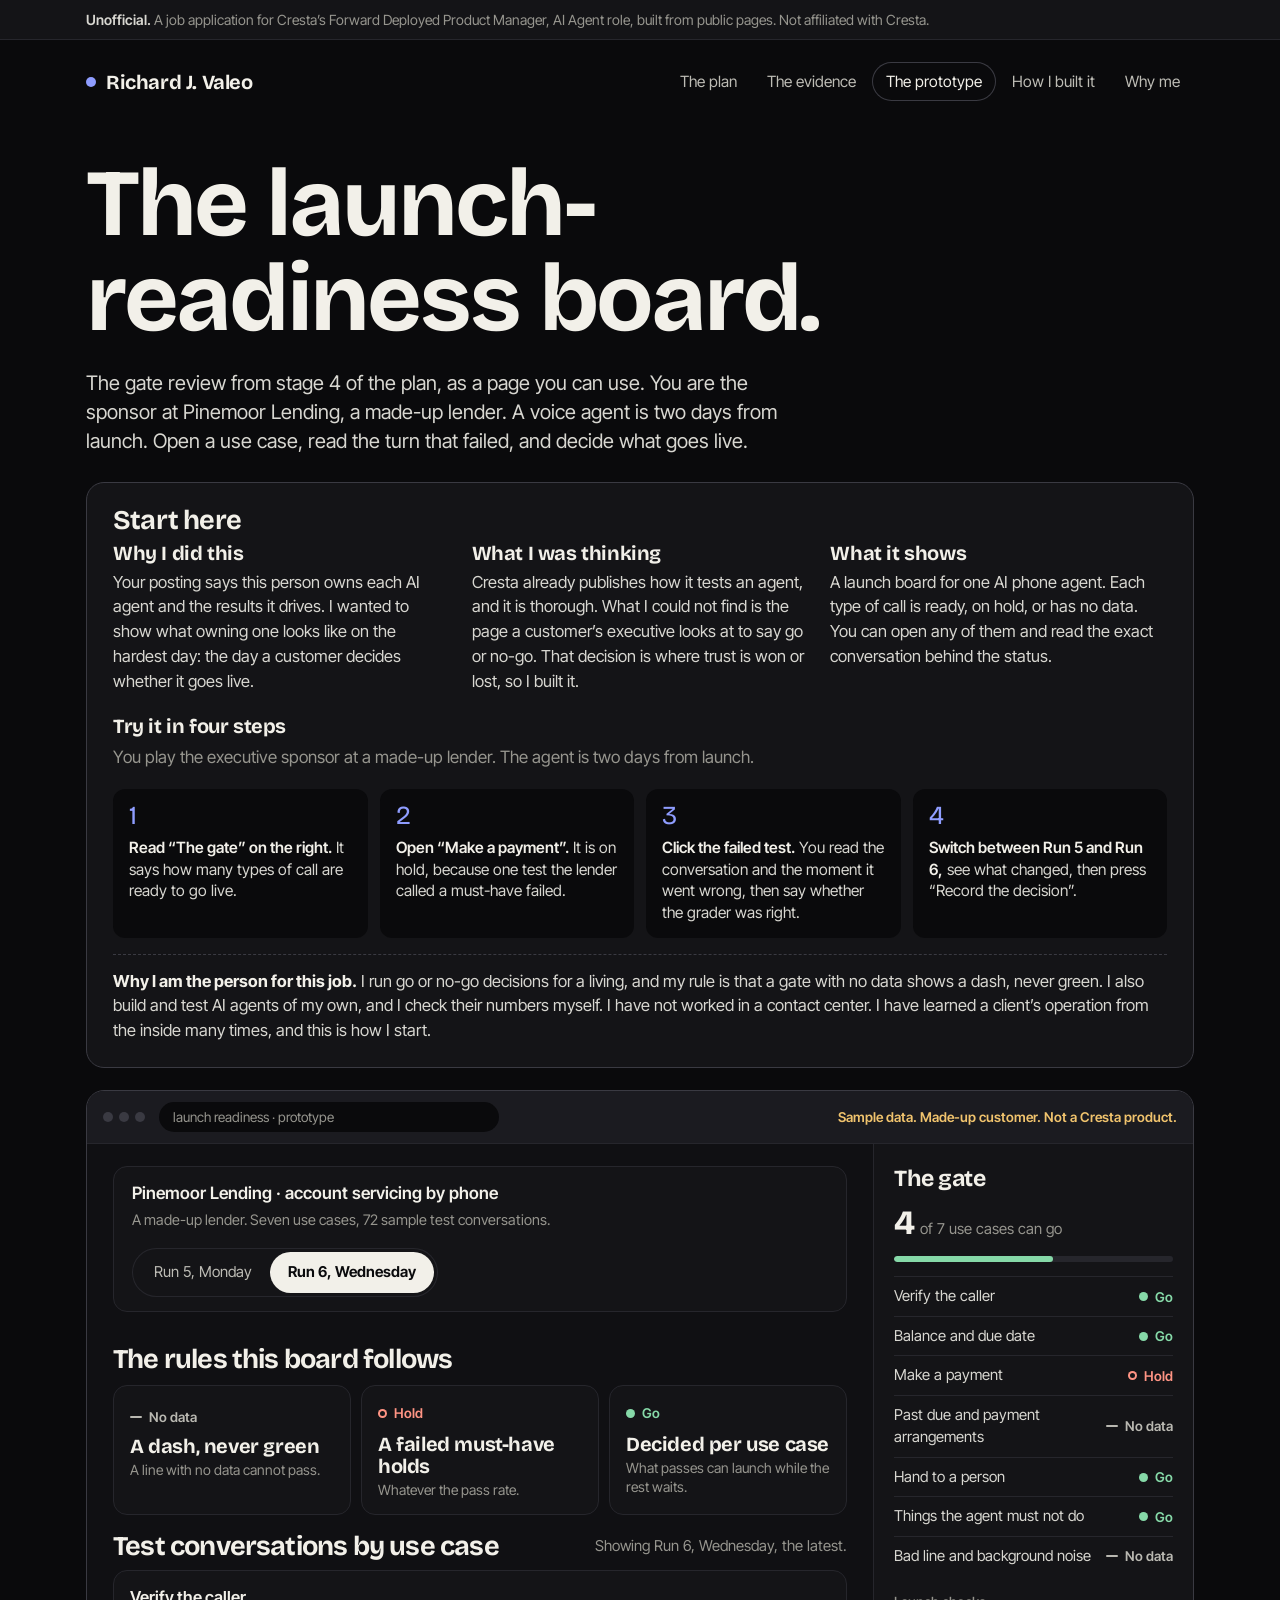
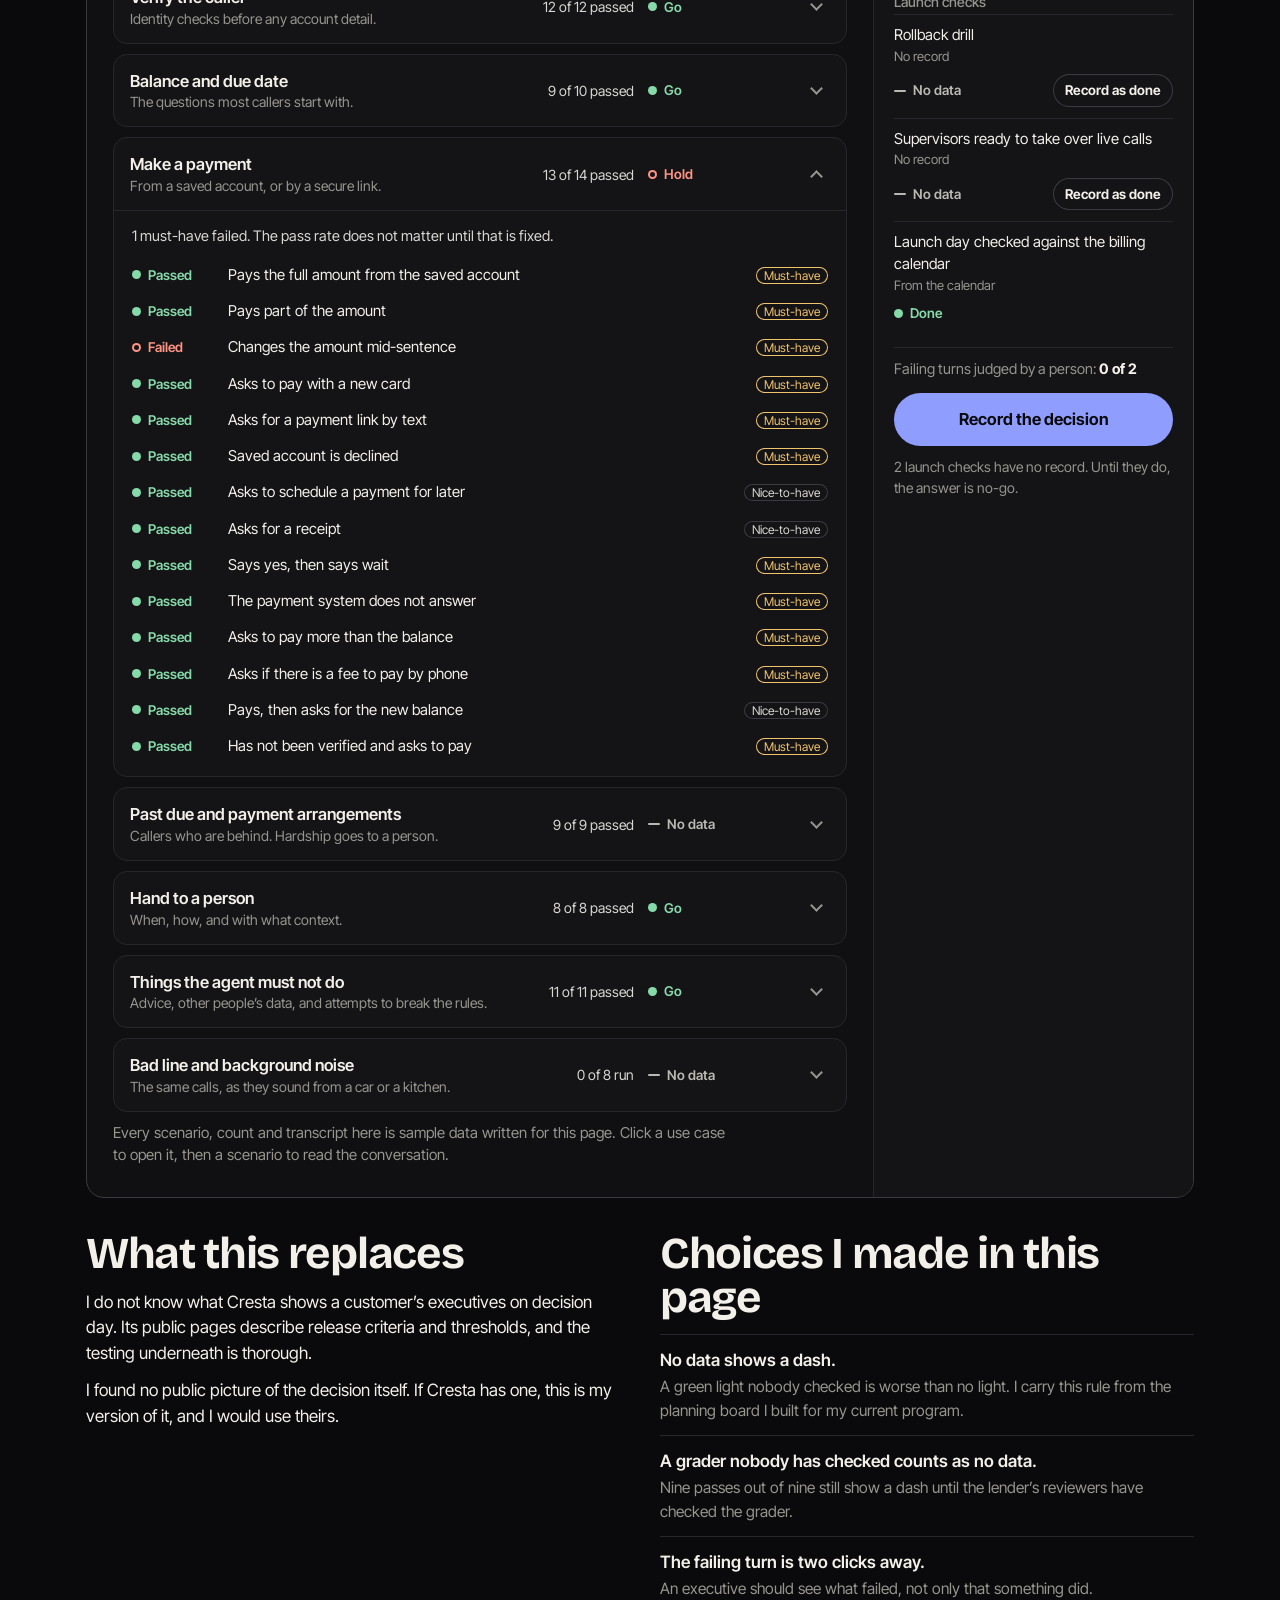
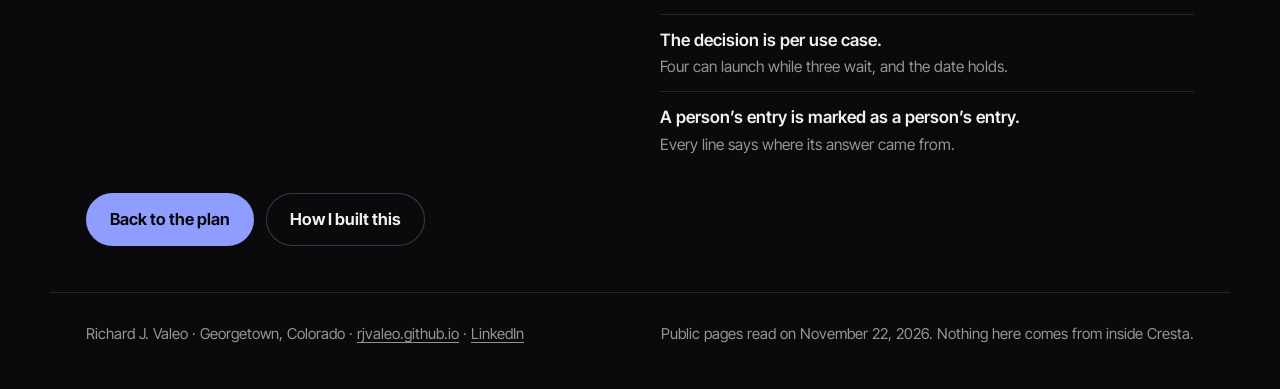
<file: prototype.html>
<!doctype html><html lang="en"><head><meta charset="utf-8"><meta name="viewport" content="width=device-width,initial-scale=1"><script>if(/thedigitalpolymath[.]com$/.test(location.hostname)){window.dataLayer=window.dataLayer||[];window.gtag=function(){dataLayer.push(arguments)};gtag("js",new Date());gtag("config","G-C206274WSE");var s=document.createElement("script");s.async=true;s.src="https://www.googletagmanager.com/gtag/js?id=G-C206274WSE";document.head.appendChild(s)}</script><meta name="robots" content="noindex,nofollow"><title>Launch-readiness board prototype · Richard J. Valeo</title><meta name="description" content="A clickable prototype of a go or no-go board for one AI agent. Sample data and a made-up customer."><link rel="stylesheet" href="assets/site.css"></head><body><a class="skip" href="#main">Skip to content</a><div class="flag"><div class="w"><b>Unofficial.</b> A job application for Cresta&rsquo;s Forward Deployed Product Manager, AI Agent role, built from public pages. Not affiliated with Cresta.</div></div><header class="w nav"><a class="me" href="index.html"><i></i>Richard J. Valeo</a><nav aria-label="Pages"><a href="index.html">The plan</a><a href="evidence.html">The evidence</a><a href="prototype.html" aria-current="page">The prototype</a><a href="how.html">How I built it</a><a href="why.html">Why me</a></nav></header><main id="main"><div class="w hero" style="padding-bottom:26px">
  <h1>The launch-readiness board.</h1>
  <p class="lead">The gate review from stage 4 of the plan, as a page you can use. You are the sponsor at Pinemoor Lending, a made-up lender. A voice agent is two days from launch. Open a use case, read the turn that failed, and decide what goes live.</p>
</div>

<div class="w">
<div class="walk"><h2>Start here</h2><div class="story"><p><b>Why I did this</b>Your posting says this person owns each AI agent and the results it drives. I wanted to show what owning one looks like on the hardest day: the day a customer decides whether it goes live.</p><p><b>What I was thinking</b>Cresta already publishes how it tests an agent, and it is thorough. What I could not find is the page a customer&rsquo;s executive looks at to say go or no-go. That decision is where trust is won or lost, so I built it.</p><p><b>What it shows</b>A launch board for one AI phone agent. Each type of call is ready, on hold, or has no data. You can open any of them and read the exact conversation behind the status.</p></div><h3>Try it in four steps</h3><p class="you">You play the executive sponsor at a made-up lender. The agent is two days from launch.</p><ol><li><b>Read &ldquo;The gate&rdquo; on the right.</b> It says how many types of call are ready to go live.</li><li><b>Open &ldquo;Make a payment&rdquo;.</b> It is on hold, because one test the lender called a must-have failed.</li><li><b>Click the failed test.</b> You read the conversation and the moment it went wrong, then say whether the grader was right.</li><li><b>Switch between Run 5 and Run 6,</b> see what changed, then press &ldquo;Record the decision&rdquo;.</li></ol><p class="why"><b>Why I am the person for this job.</b> I run go or no-go decisions for a living, and my rule is that a gate with no data shows a dash, never green. I also build and test AI agents of my own, and I check their numbers myself. I have not worked in a contact center. I have learned a client&rsquo;s operation from the inside many times, and this is how I start.</p></div>

<div class="proto" id="proto">
  <div class="pbar">
    <span class="pdots" aria-hidden="true"><i></i><i></i><i></i></span>
    <span class="purl">launch readiness &middot; prototype</span>
    <span class="psample">Sample data. Made-up customer. Not a Cresta product.</span>
  </div>

  <div class="pgrid">
    <div class="pmain">

      <div class="pwho">
        <div><b>Pinemoor Lending &middot; account servicing by phone</b><span>A made-up lender. Seven use cases, 72 sample test conversations.</span></div>
        <div class="seg" role="group" aria-label="Test run"><button type="button" aria-pressed="false" data-run="0">Run 5, Monday</button><button type="button" aria-pressed="true" data-run="1">Run 6, Wednesday</button></div>
      </div>

      <h2 class="ph">The rules this board follows</h2>
      <div class="pstat">
        <div><span class="st dash">No data</span><b>A dash, never green</b><small>A line with no data cannot pass.</small></div>
        <div><span class="st none">Hold</span><b>A failed must-have holds</b><small>Whatever the pass rate.</small></div>
        <div><span class="st ok">Go</span><b>Decided per use case</b><small>What passes can launch while the rest waits.</small></div>
      </div>

      <div class="runbar">
        <h2 class="ph" style="margin:0">Test conversations by use case</h2>
        <p class="note" id="runNote" aria-live="polite"></p>
      </div>
      <div id="ucs"></div>
      <p class="note">Every scenario, count and transcript here is sample data written for this page. Click a use case to open it, then a scenario to read the conversation.</p>
    </div>

    <aside class="packet" aria-label="The gate">
      <h3>The gate</h3>
      <p class="pcount" aria-live="polite"><b id="goN">0</b> of <span id="ucN">7</span> use cases can go</p>
      <div class="meter" aria-hidden="true"><i id="meter"></i></div>
      <ul class="glist" id="glist"></ul>
      <h4>Launch checks</h4>
      <div id="checks"></div>
      <p class="judged" aria-live="polite">Failing turns judged by a person: <b id="judged">0 of 0</b></p>
      <button class="btn" type="button" id="decide">Record the decision</button>
      <p class="note" id="phint"></p>
    </aside>
  </div>
</div>

<dialog id="tx" class="tx" aria-labelledby="txT">
  <h3 id="txT"></h3>
  <p class="txmeta" id="txMeta"></p>
  <div class="req"><b id="reqL"></b><span id="reqT"></span></div>
  <div class="turns" id="turns"></div>
  <p class="why" id="txWhy"></p>
  <div id="judge" hidden>
    <p class="note" style="margin-top:12px">Is the grader right about this turn? One turn, one yes or no question.</p>
    <div class="next" style="margin-top:10px"><button class="btn sm" type="button" id="jYes">Yes, that is a failure</button><button class="btn sm ghost" type="button" id="jNo">No, that turn is fine</button></div>
  </div>
  <p class="note" id="jSaid" style="margin-top:12px" hidden></p>
  <div class="next"><button class="btn ghost" type="button" id="txX">Close</button></div>
</dialog>

<dialog id="dec" aria-labelledby="decT">
  <h3 id="decT"></h3>
  <p id="decP"></p>
  <ul class="plain" id="decL"></ul>
  <p class="note">This is a prototype. Nothing is stored or sent.</p>
  <div class="next"><button class="btn" type="button" id="decX">Close</button></div>
</dialog>

<section style="border-top:0;padding-top:34px">
  <div class="two">
    <div><h2>What this replaces</h2>
      <p>I do not know what Cresta shows a customer&rsquo;s executives on decision day. Its public pages describe release criteria and thresholds, and the testing underneath is thorough.</p>
      <p>I found no public picture of the decision itself. If Cresta has one, this is my version of it, and I would use theirs.</p></div>
    <div><h2>Choices I made in this page</h2>
      <ul class="plain">
        <li><b>No data shows a dash.</b><span>A green light nobody checked is worse than no light. I carry this rule from the planning board I built for my current program.</span></li>
        <li><b>A grader nobody has checked counts as no data.</b><span>Nine passes out of nine still show a dash until the lender&rsquo;s reviewers have checked the grader.</span></li>
        <li><b>The failing turn is two clicks away.</b><span>An executive should see what failed, not only that something did.</span></li>
        <li><b>The decision is per use case.</b><span>Four can launch while three wait, and the date holds.</span></li>
        <li><b>A person&rsquo;s entry is marked as a person&rsquo;s entry.</b><span>Every line says where its answer came from.</span></li>
      </ul></div>
  </div>
  <div class="next"><a class="btn" href="index.html">Back to the plan</a><a class="btn ghost" href="how.html">How I built this</a></div>
</section>
</div>
</main><footer class="w foot"><span>Richard J. Valeo &middot; Georgetown, Colorado &middot; <a href="https://rjvaleo.github.io/">rjvaleo.github.io</a> &middot; <a href="https://www.linkedin.com/in/rjvaleo">LinkedIn</a></span><span>Public pages read on November 22, 2026. Nothing here comes from inside Cresta.</span></footer><script src="assets/proto.js"></script></body></html>
</file>
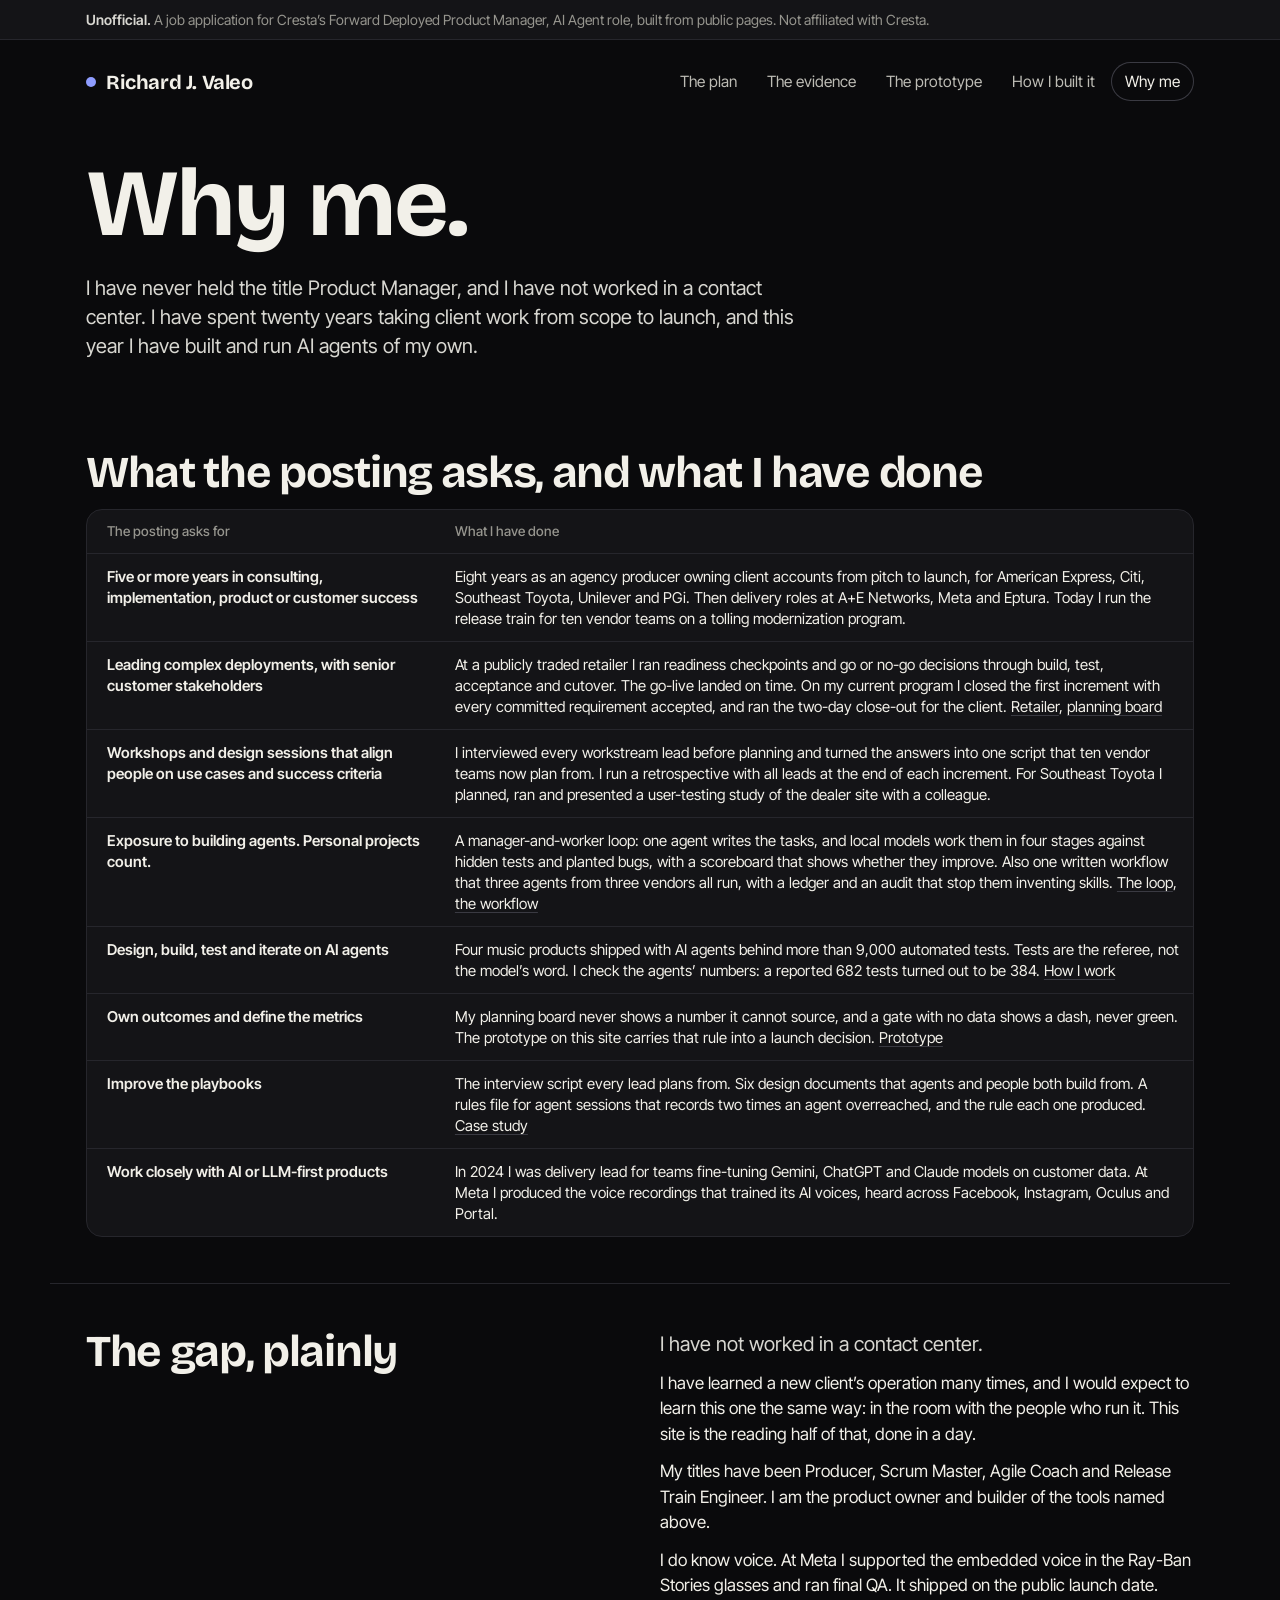
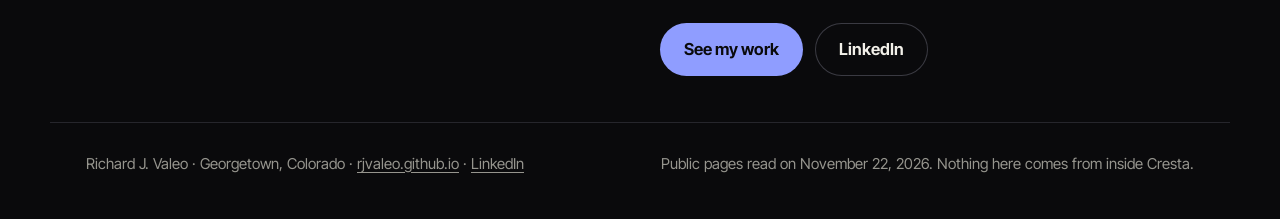
<file: why.html>
<!doctype html><html lang="en"><head><meta charset="utf-8"><meta name="viewport" content="width=device-width,initial-scale=1"><script>if(/thedigitalpolymath[.]com$/.test(location.hostname)){window.dataLayer=window.dataLayer||[];window.gtag=function(){dataLayer.push(arguments)};gtag("js",new Date());gtag("config","G-C206274WSE");var s=document.createElement("script");s.async=true;s.src="https://www.googletagmanager.com/gtag/js?id=G-C206274WSE";document.head.appendChild(s)}</script><meta name="robots" content="noindex,nofollow"><title>Why me · Richard J. Valeo</title><meta name="description" content="Richard J. Valeo’s record against Cresta’s Forward Deployed Product Manager, AI Agent role."><link rel="stylesheet" href="assets/site.css"></head><body><a class="skip" href="#main">Skip to content</a><div class="flag"><div class="w"><b>Unofficial.</b> A job application for Cresta&rsquo;s Forward Deployed Product Manager, AI Agent role, built from public pages. Not affiliated with Cresta.</div></div><header class="w nav"><a class="me" href="index.html"><i></i>Richard J. Valeo</a><nav aria-label="Pages"><a href="index.html">The plan</a><a href="evidence.html">The evidence</a><a href="prototype.html">The prototype</a><a href="how.html">How I built it</a><a href="why.html" aria-current="page">Why me</a></nav></header><main id="main"><div class="w hero"><h1>Why me.</h1><p class="lead">I have never held the title Product Manager, and I have not worked in a contact center. I have spent twenty years taking client work from scope to launch, and this year I have built and run AI agents of my own.</p></div><section class="w"><h2>What the posting asks, and what I have done</h2><div class="tw"><table><thead><tr><th style="width:32%">The posting asks for</th><th>What I have done</th></tr></thead><tbody><tr><td><b>Five or more years in consulting, implementation, product or customer success</b></td><td>Eight years as an agency producer owning client accounts from pitch to launch, for American Express, Citi, Southeast Toyota, Unilever and PGi. Then delivery roles at A+E Networks, Meta and Eptura. Today I run the release train for ten vendor teams on a tolling modernization program.</td></tr><tr><td><b>Leading complex deployments, with senior customer stakeholders</b></td><td>At a publicly traded retailer I ran readiness checkpoints and go or no-go decisions through build, test, acceptance and cutover. The go-live landed on time. On my current program I closed the first increment with every committed requirement accepted, and ran the two-day close-out for the client. <a href="https://rjvaleo.github.io/case-retailer.html">Retailer</a>, <a href="https://rjvaleo.github.io/case-pi-dashboard.html">planning board</a></td></tr><tr><td><b>Workshops and design sessions that align people on use cases and success criteria</b></td><td>I interviewed every workstream lead before planning and turned the answers into one script that ten vendor teams now plan from. I run a retrospective with all leads at the end of each increment. For Southeast Toyota I planned, ran and presented a user-testing study of the dealer site with a colleague.</td></tr><tr><td><b>Exposure to building agents. Personal projects count.</b></td><td>A manager-and-worker loop: one agent writes the tasks, and local models work them in four stages against hidden tests and planted bugs, with a scoreboard that shows whether they improve. Also one written workflow that three agents from three vendors all run, with a ledger and an audit that stop them inventing skills. <a href="https://rjvaleo.github.io/case-sound-lab.html">The loop</a>, <a href="https://rjvaleo.github.io/case-job-synthesis.html">the workflow</a></td></tr><tr><td><b>Design, build, test and iterate on AI agents</b></td><td>Four music products shipped with AI agents behind more than 9,000 automated tests. Tests are the referee, not the model&rsquo;s word. I check the agents&rsquo; numbers: a reported 682 tests turned out to be 384. <a href="https://rjvaleo.github.io/how-i-work.html">How I work</a></td></tr><tr><td><b>Own outcomes and define the metrics</b></td><td>My planning board never shows a number it cannot source, and a gate with no data shows a dash, never green. The prototype on this site carries that rule into a launch decision. <a href="prototype.html">Prototype</a></td></tr><tr><td><b>Improve the playbooks</b></td><td>The interview script every lead plans from. Six design documents that agents and people both build from. A rules file for agent sessions that records two times an agent overreached, and the rule each one produced. <a href="https://rjvaleo.github.io/case-rtm-tool.html">Case study</a></td></tr><tr><td><b>Work closely with AI or LLM-first products</b></td><td>In 2024 I was delivery lead for teams fine-tuning Gemini, ChatGPT and Claude models on customer data. At Meta I produced the voice recordings that trained its AI voices, heard across Facebook, Instagram, Oculus and Portal.</td></tr></tbody></table></div></section><section class="w"><div class="two"><div><h2>The gap, plainly</h2></div><div><p class="lead">I have not worked in a contact center.</p><p>I have learned a new client&rsquo;s operation many times, and I would expect to learn this one the same way: in the room with the people who run it. This site is the reading half of that, done in a day.</p><p>My titles have been Producer, Scrum Master, Agile Coach and Release Train Engineer. I am the product owner and builder of the tools named above.</p><p>I do know voice. At Meta I supported the embedded voice in the Ray-Ban Stories glasses and ran final QA. It shipped on the public launch date.</p><div class="next"><a class="btn" href="https://rjvaleo.github.io/">See my work</a><a class="btn ghost" href="https://www.linkedin.com/in/rjvaleo">LinkedIn</a></div></div></div></section></main><footer class="w foot"><span>Richard J. Valeo &middot; Georgetown, Colorado &middot; <a href="https://rjvaleo.github.io/">rjvaleo.github.io</a> &middot; <a href="https://www.linkedin.com/in/rjvaleo">LinkedIn</a></span><span>Public pages read on November 22, 2026. Nothing here comes from inside Cresta.</span></footer></body></html>
</file>
<file: assets/site.css>
@font-face{font-family:BG;src:url(fonts/bg.woff2) format("woff2");font-weight:200 800;font-stretch:75% 100%;font-display:swap}
@font-face{font-family:IT;src:url(fonts/it.woff2) format("woff2");font-weight:100 900;font-display:swap}
:root{color-scheme:dark;--ink:#0a0a0c;--surf:#141417;--surf2:#1b1b20;--line:#26262c;--line2:#3a3a42;--paper:#f2f0e9;--soft:#d8d7d1;--muted:#96958e;--acc:#8f9dff;
  --ok:#86d9a8;--gate:#f0c36d;--none:#ff9484;--move:#8f9dff}
*{box-sizing:border-box;margin:0;padding:0}
html{background:var(--ink);scroll-behavior:smooth}
body{background:var(--ink);color:var(--paper);font-family:IT,system-ui,sans-serif;-webkit-font-smoothing:antialiased;font-size:17px;line-height:1.5}
a{color:inherit}
button{font:inherit;color:inherit;cursor:pointer}
:focus-visible{outline:2px solid var(--acc);outline-offset:3px;border-radius:6px}
.skip{position:absolute;left:-999px}.skip:focus{left:16px;top:16px;background:var(--acc);color:var(--ink);padding:10px 14px;border-radius:8px;z-index:99}
.w{max-width:1180px;margin:0 auto;padding-inline:36px}
h1,h2,h3,.d{font-family:BG,IT,sans-serif;font-weight:700;letter-spacing:-.03em;line-height:1;font-stretch:88%}
h2{font-size:clamp(30px,3.6vw,44px);margin-bottom:14px}
h3{font-size:23px;letter-spacing:-.02em;line-height:1.1}
p{max-width:68ch}
p+p{margin-top:12px}
.lead{font-size:20px;line-height:1.45;color:var(--soft)}
.note{color:var(--muted);font-size:15px}
a.src{color:var(--muted);font-size:14px;text-decoration:underline;text-decoration-color:var(--line2);text-underline-offset:3px;white-space:nowrap}
a.src:hover{color:var(--acc);text-decoration-color:var(--acc)}
p a,li a,td a{text-decoration:underline;text-decoration-color:var(--line2);text-underline-offset:3px}
p a:hover,li a:hover,td a:hover{color:var(--acc);text-decoration-color:var(--acc)}

/* top */
.flag{background:var(--surf);border-bottom:1px solid var(--line);font-size:14px;color:var(--muted);padding-block:9px}
.flag b{color:var(--soft);font-weight:600}
.nav{display:flex;justify-content:space-between;align-items:center;gap:20px;padding-block:22px;flex-wrap:wrap}
.nav .me{font-family:BG;font-weight:700;font-size:20px;letter-spacing:-.02em;display:flex;align-items:center;gap:10px;text-decoration:none}
.nav .me i{width:10px;height:10px;border-radius:50%;background:var(--acc);display:block}
.nav nav{display:flex;gap:2px;font-size:15.5px;color:#bdbcb5;align-items:center;flex-wrap:wrap}
.nav nav a{padding:8px 14px;border-radius:999px;text-decoration:none}
.nav nav a:hover{color:var(--paper)}
.nav nav a[aria-current]{color:var(--paper);box-shadow:inset 0 0 0 1px var(--line2)}
.btn{display:inline-block;background:var(--acc);color:var(--ink);font-weight:650;border-radius:999px;padding:14px 24px;font-size:16.5px;border:0;text-decoration:none}
.btn:hover{background:#a9b4ff}
.btn.ghost{background:none;color:var(--paper);box-shadow:inset 0 0 0 1px var(--line2)}
.btn.ghost:hover{box-shadow:inset 0 0 0 1px var(--acc);background:none}
.btn.sm{padding:9px 16px;font-size:14.5px}

/* hero */
.hero{padding-block:34px 44px}
.hero h1{font-size:clamp(44px,7.4vw,104px);max-width:13ch}
.hero .lead{margin-top:22px;max-width:60ch}
.bottom{display:grid;grid-template-columns:repeat(3,1fr);margin-top:36px;border-top:1px solid var(--line);border-bottom:1px solid var(--line)}
.bottom div{padding:20px 22px 22px 0}
.bottom div+div{padding-left:22px;border-left:1px solid var(--line)}
.bottom b{display:block;font-family:BG;font-stretch:88%;font-size:21px;letter-spacing:-.02em;line-height:1.15;margin-bottom:6px}
.bottom span{color:var(--muted);font-size:15.5px;line-height:1.45;display:block}

section{padding-block:46px}
section+section{border-top:1px solid var(--line)}
.shead{display:flex;justify-content:space-between;align-items:flex-end;gap:24px;flex-wrap:wrap;margin-bottom:22px}
.shead p{color:var(--muted);max-width:56ch}

/* state marks: always a word beside the colour */
.st{display:inline-flex;align-items:center;gap:7px;font-size:13.5px;font-weight:600;white-space:nowrap}
.st:before{content:"";width:9px;height:9px;border-radius:50%;background:currentColor;flex:none}
.st.ok{color:var(--ok)}.st.gate{color:var(--gate)}.st.none{color:var(--none)}.st.move{color:var(--move)}
.st.gate:before{border-radius:2px}.st.none:before{background:none;box-shadow:inset 0 0 0 2px currentColor}.st.move:before{border-radius:0;transform:rotate(45deg) scale(.85)}

/* the reviewer's board */
.seg{display:inline-flex;background:var(--surf);border-radius:999px;padding:4px;box-shadow:inset 0 0 0 1px var(--line)}
.seg button{background:none;border:0;border-radius:999px;padding:9px 18px;font-size:15px;color:#bdbcb5}
.seg button[aria-pressed=true]{background:var(--paper);color:var(--ink);font-weight:650}
.board{display:grid;grid-template-columns:repeat(4,1fr);gap:14px}
.col{background:var(--surf);border:1px solid var(--line);border-radius:16px;padding:18px 18px 8px}
.col h3{margin-bottom:4px}
.col>p{color:var(--muted);font-size:14.5px;line-height:1.4;margin-bottom:10px;min-height:2.8em}
.item{border-top:1px solid var(--line);padding:12px 0 13px}
.item b{display:block;font-weight:600;font-size:16px;line-height:1.25;margin-bottom:5px}
.item small{display:block;color:var(--muted);font-size:14px;line-height:1.4;margin-top:5px}
.item .wk{font-size:12.5px;color:var(--ink);background:var(--paper);border-radius:999px;padding:1px 8px;font-weight:650;margin-left:6px;white-space:nowrap}
.board[data-view=today] .after,.board[data-view=after] .today{display:none}
.item.changed{animation:flip .5s ease both}
@keyframes flip{from{opacity:0;transform:translateY(4px)}to{opacity:1;transform:none}}
.tally{display:flex;gap:22px;flex-wrap:wrap;margin-top:16px;color:var(--muted);font-size:15px}
.tally b{color:var(--paper);font-family:BG;font-size:22px;font-stretch:88%;margin-right:5px}

/* twelve weeks */
.gantt{background:var(--surf);border:1px solid var(--line);border-radius:16px;padding:20px 22px 22px;overflow-x:auto}
.gin{min-width:860px}
.wkrow,.lane{display:grid;grid-template-columns:190px repeat(12,1fr);align-items:center}
.wkrow{color:var(--muted);font-size:13px;margin-bottom:8px}
.wkrow span{text-align:center}.wkrow span:first-child{text-align:left}
.lane{padding:9px 0;border-top:1px solid var(--line);position:relative}
.lane>b{font-weight:600;font-size:15.5px;line-height:1.2;padding-right:12px}
.bar{height:34px;border-radius:9px;display:flex;align-items:center;padding:0 12px;font-size:13.5px;font-weight:600;color:var(--ink);white-space:nowrap;overflow:hidden}
.bar.a{background:var(--paper)}.bar.b{background:var(--ok)}.bar.c{background:var(--acc)}.bar.e{background:var(--gate)}
.gates{display:grid;grid-template-columns:190px repeat(12,1fr);margin-top:12px;border-top:1px solid var(--line);padding-top:12px;font-size:13.5px;color:var(--soft)}
.gates>b{color:var(--muted);font-weight:500}
.gates span{border-left:2px solid var(--none);padding-left:8px;line-height:1.3}
.phases{display:grid;grid-template-columns:1fr 1fr;gap:14px;margin-top:16px}
.phase{background:var(--surf);border:1px solid var(--line);border-radius:16px;padding:22px}
.phase .when{font-size:14px;color:var(--muted);display:block;margin-bottom:6px}
.phase ul{list-style:none;margin:14px 0 0}
.phase li{padding:10px 0;border-top:1px solid var(--line);line-height:1.4}
.phase li b{font-weight:600}
.phase li span{display:block;color:var(--muted);font-size:14.5px;margin-top:3px}
.tag{display:inline-block;font-size:12.5px;border-radius:999px;padding:1px 9px;box-shadow:inset 0 0 0 1px var(--line2);color:var(--soft);margin:5px 5px 0 0;white-space:nowrap}
.know{margin-top:14px;padding-top:12px;border-top:1px dashed var(--line2);font-size:15px;color:var(--soft)}
.know b{color:var(--paper)}

.two{display:grid;grid-template-columns:1fr 1fr;gap:40px}
.plain{list-style:none}
.plain li{padding:13px 0;border-top:1px solid var(--line);max-width:68ch}
.plain li b{font-weight:600}
.plain li span{color:var(--muted);display:block;font-size:15.5px;margin-top:2px}

/* tables */
.tw{overflow-x:auto;border:1px solid var(--line);border-radius:16px;background:var(--surf)}
table{border-collapse:collapse;width:100%;font-size:15px;line-height:1.4}
th,td{text-align:left;padding:12px 14px;border-bottom:1px solid var(--line);vertical-align:top}
th{color:var(--muted);font-weight:500;font-size:13.5px;white-space:nowrap}
tr:last-child td{border-bottom:0}
td:first-child,th:first-child{padding-left:20px}
tr.us td{background:#1c1d2b}
tr.us td:first-child{box-shadow:inset 3px 0 0 var(--acc)}
td b{font-weight:600}

/* flow diagram on the how page */
.flow{display:grid;grid-template-columns:repeat(5,1fr);gap:10px;align-items:stretch}
.step{background:var(--surf);border:1px solid var(--line);border-radius:14px;padding:16px;position:relative}
.step b{display:block;font-family:BG;font-stretch:88%;font-size:19px;letter-spacing:-.02em;line-height:1.1;margin-bottom:6px}
.step span{color:var(--muted);font-size:14.5px;line-height:1.4;display:block}
.step .who{font-size:12.5px;border-radius:999px;padding:1px 9px;display:inline-block;margin-bottom:9px;font-weight:650}
.step .who.me{background:var(--paper);color:var(--ink)}.step .who.ai{background:var(--acc);color:var(--ink)}
.step+.step:before{content:"";position:absolute;left:-11px;top:50%;width:10px;border-top:2px solid var(--line2)}

.foot{border-top:1px solid var(--line);padding-block:30px 44px;color:var(--muted);font-size:15px;display:flex;justify-content:space-between;gap:20px;flex-wrap:wrap}
.foot a{text-underline-offset:3px}
.next{display:flex;gap:12px;flex-wrap:wrap;margin-top:24px}

@media (max-width:1000px){
  .board{grid-template-columns:1fr 1fr}.col>p{min-height:0}
  .phases,.two{grid-template-columns:1fr}.two{gap:24px}
  .flow{grid-template-columns:1fr}.step+.step:before{left:50%;top:-11px;width:0;height:10px;border-top:0;border-left:2px solid var(--line2)}
}
@media (max-width:680px){
  .w{padding-inline:18px}
  .board,.bottom{grid-template-columns:1fr}
  .bottom div{padding:16px 0}.bottom div+div{padding-left:0;border-left:0;border-top:1px solid var(--line)}
  section{padding-block:34px}
  .nav nav a{padding:7px 10px}
}
@media (prefers-reduced-motion:reduce){*{animation:none!important;transition:none!important}html{scroll-behavior:auto}}

/* prototype */
.sr{position:absolute;width:1px;height:1px;overflow:hidden;clip-path:inset(50%)}
.proto{background:#101013;border:1px solid var(--line2);border-radius:18px;overflow:clip}
.pbar{display:flex;align-items:center;gap:14px;padding:11px 16px;background:var(--surf2);border-bottom:1px solid var(--line);font-size:13.5px;color:var(--muted)}
.pdots{display:flex;gap:6px}.pdots i{width:10px;height:10px;border-radius:50%;background:var(--line2);display:block}
.purl{flex:1;background:var(--ink);border-radius:999px;padding:5px 14px;max-width:340px}
.psample{margin-left:auto;color:var(--gate);font-weight:600;text-align:right}
.pgrid{display:grid;grid-template-columns:minmax(0,1fr) 320px;align-items:start}
.pmain{padding:22px 26px 30px;min-width:0}
.ph{font-size:27px;margin:34px 0 12px}
.pnote{margin:-4px 0 14px}
.pwho{display:flex;justify-content:space-between;align-items:center;gap:16px;flex-wrap:wrap;background:var(--surf);border:1px solid var(--line);border-radius:14px;padding:14px 18px}
.pwho b{display:block;font-weight:600}.pwho span:not(.st){color:var(--muted);font-size:14.5px}
.pstat{display:grid;grid-template-columns:repeat(3,1fr);gap:10px}
.pstat>div{background:var(--surf);border:1px solid var(--line);border-radius:14px;padding:14px 16px}
.pstat b{display:block;font-family:BG;font-stretch:88%;font-size:20px;letter-spacing:-.02em;line-height:1.1;margin:8px 0 4px}
.pstat small{color:var(--muted);font-size:14px;line-height:1.35;display:block}
.doc{display:flex;justify-content:space-between;align-items:center;gap:16px;flex-wrap:wrap;padding:14px 0;border-top:1px solid var(--line)}
.doc:last-child{border-bottom:1px solid var(--line)}
.doc b{display:block;font-weight:600}.doc div>span:not(.st){color:var(--muted);font-size:14.5px}
.dact{display:flex;align-items:center;gap:14px;flex-wrap:wrap}
.qtools{display:flex;gap:10px;flex-wrap:wrap;margin-bottom:10px}
input[type=search],select{background:var(--ink);color:var(--paper);border:0;box-shadow:inset 0 0 0 1px var(--line2);border-radius:999px;padding:10px 16px;font:inherit;font-size:15.5px}
input[type=search]{flex:1;min-width:220px}
input[type=search]::placeholder{color:var(--muted)}
.qa{max-height:420px;overflow-y:auto;border:1px solid var(--line);border-radius:14px;background:var(--surf)}
.qa>p{padding:18px}
.qrow{padding:14px 18px;border-bottom:1px solid var(--line)}
.qrow:last-child{border-bottom:0}
.qrow b{font-weight:600;display:block}
.qrow p{color:var(--soft);margin:3px 0 7px;font-size:15.5px}
.srow{display:flex;gap:10px;align-items:center;flex-wrap:wrap;margin-bottom:12px}
.srow label{color:var(--muted);font-size:14.5px}
pre{background:var(--ink);border:1px solid var(--line);border-radius:12px;padding:14px 16px;font-family:ui-monospace,Menlo,Consolas,monospace;font-size:13px;line-height:1.5;color:var(--soft);overflow-x:auto;margin-bottom:8px}
.subs p{margin-bottom:12px}
.packet{position:sticky;top:0;align-self:start;background:var(--surf);border-left:1px solid var(--line);padding:22px 20px 24px;min-height:100%}
.packet h3{margin-bottom:6px}
.pcount{color:var(--muted);font-size:15px}.pcount b{font-family:BG;font-size:34px;color:var(--paper);font-stretch:88%;letter-spacing:-.02em;margin-right:2px}
.meter{height:6px;border-radius:99px;background:var(--line);margin:8px 0 14px;overflow:hidden}
.meter i{display:block;height:100%;width:0;background:var(--ok);border-radius:99px;transition:width .3s}
#plist{list-style:none;margin-bottom:16px}
#plist li{padding:7px 0 7px 26px;border-top:1px solid var(--line);font-size:15px;color:var(--muted);position:relative}
#plist li:before{content:"";position:absolute;left:2px;top:11px;width:13px;height:13px;border-radius:50%;box-shadow:inset 0 0 0 2px var(--line2)}
#plist li.y{color:var(--paper)}
#plist li.y:before{background:var(--ok);box-shadow:none}
.pfacts{display:grid;grid-template-columns:1fr 1fr;gap:10px;margin-bottom:16px}
.pfacts div{background:var(--ink);border-radius:12px;padding:12px}
.pfacts b{font-family:BG;font-size:28px;font-stretch:88%;display:block;line-height:1}
.pfacts span{color:var(--muted);font-size:13px;line-height:1.3;display:block;margin-top:5px}
.packet .btn{width:100%;text-align:center}
.btn:disabled{background:var(--line);color:var(--muted);cursor:default}
.btn.ghost:disabled{background:none;box-shadow:inset 0 0 0 1px var(--line);color:var(--muted)}
.packet .note{margin-top:10px;font-size:14px}
dialog{margin:auto;background:var(--surf2);color:var(--paper);border:1px solid var(--line2);border-radius:18px;padding:26px;max-width:min(480px,calc(100vw - 32px))}
dialog::backdrop{background:rgba(5,5,7,.72)}
dialog h3{font-size:28px;margin-bottom:10px}
dialog .plain li{padding:8px 0}
.who2{background:var(--ink);border-radius:12px;padding:12px 14px;margin:14px 0}
.who2 b{display:block}.who2 span{color:var(--muted);font-size:14.5px}
@media (max-width:900px){
  .pgrid{grid-template-columns:1fr}
  .packet{position:static;border-left:0;border-top:1px solid var(--line);order:-1}
  #plist{display:none}
  .pstat{grid-template-columns:1fr 1fr}
  .psample{flex-basis:100%;text-align:left;margin-left:0}.pbar{flex-wrap:wrap}
}
@media (max-width:680px){.pmain{padding:18px 16px 24px}.pstat{grid-template-columns:1fr}}
.tally[hidden]{display:none}
.phase li .tag{display:inline-block;font-size:12.5px;color:var(--soft);margin:7px 5px 0 0}

/* ---- Cresta pitch additions ---- */
[hidden]{display:none!important}
.seg.wrap{flex-wrap:wrap;border-radius:22px;gap:2px}
.seg.wrap button{padding:8px 14px;font-size:14.5px}
.stages{display:grid;grid-template-columns:repeat(5,1fr);gap:12px}
.stage{display:flex;flex-direction:column;padding:16px 16px 6px}
.stage .when{font-size:13px;color:var(--muted);display:block;margin-bottom:5px}
.stage h3{font-size:21px;margin-bottom:4px}
.stage>p{color:var(--muted);font-size:14px;line-height:1.4;margin-bottom:8px;min-height:2.8em}
.stage .item b{font-size:15.5px}
.ask{border-top:1px solid var(--line);padding:12px 0 13px;animation:flip .35s ease both}
.ask b{display:block;font-size:13px;color:var(--acc);font-weight:600;margin-bottom:5px}
.ask span{display:block;font-size:16px;line-height:1.4;color:var(--paper)}
.sgate{margin-top:auto;border-top:1px dashed var(--line2);padding:11px 0 12px;font-size:14.5px;line-height:1.4;color:var(--soft)}
.sgate b{display:block;color:var(--gate);font-size:13px;font-weight:600;margin-bottom:3px}
.phases .phase.wide{grid-column:1/-1}
.rules{display:grid;grid-template-columns:repeat(5,1fr);gap:10px;counter-reset:r}
.rule{background:var(--surf);border:1px solid var(--line);border-radius:14px;padding:16px}
.rule b{display:block;font-family:BG;font-stretch:88%;font-size:19px;letter-spacing:-.02em;line-height:1.12;margin-bottom:7px}
.rule span{color:var(--muted);font-size:14.5px;line-height:1.4;display:block}
.st.dash{color:#b9b8b1}
.st.dash:before{width:12px;height:2px;border-radius:1px;background:currentColor}
@media (max-width:1000px){.stages{grid-template-columns:1fr 1fr}.stage>p{min-height:0}.rules{grid-template-columns:1fr 1fr}}
@media (max-width:680px){.stages,.rules{grid-template-columns:1fr}}

/* launch-readiness board */
.runbar{display:flex;justify-content:space-between;align-items:center;gap:14px;flex-wrap:wrap;margin:18px 0 10px}
.runbar .note{margin:0}
.uc{border:1px solid var(--line);border-radius:14px;background:var(--surf);margin-bottom:10px;overflow:hidden}
.uch{display:grid;grid-template-columns:minmax(0,1fr) auto 150px 18px;gap:14px;align-items:center;width:100%;text-align:left;background:none;border:0;padding:14px 16px}
.uch:hover{background:var(--surf2)}
.uch b{display:block;font-weight:600;font-size:16.5px}
.uch small{color:var(--muted);font-size:14px;line-height:1.35;display:block}
.ucn{font-size:14px;color:var(--soft);white-space:nowrap;text-align:right}
.chev{width:9px;height:9px;border-right:2px solid var(--muted);border-bottom:2px solid var(--muted);transform:rotate(45deg);transition:transform .2s;margin-top:-4px}
.uch[aria-expanded=true] .chev{transform:rotate(-135deg);margin-top:4px}
.ucb{border-top:1px solid var(--line);padding:8px 10px 12px}
.ucwhy{padding:6px 8px 10px;font-size:14.5px;color:var(--soft)}
.sc{display:grid;grid-template-columns:86px minmax(0,1fr) auto;gap:10px;align-items:center;width:100%;text-align:left;background:none;border:0;border-radius:9px;padding:8px;font-size:15px;line-height:1.35}
.sc:hover{background:var(--surf2)}
.mh{font-size:12px;border-radius:999px;padding:1px 8px;box-shadow:inset 0 0 0 1px var(--line2);color:var(--soft);white-space:nowrap}
.mh.must{box-shadow:inset 0 0 0 1px var(--gate);color:var(--gate)}
.mh.disp{box-shadow:inset 0 0 0 1px var(--acc);color:var(--acc);margin-left:6px}
.glist{list-style:none;margin:4px 0 16px}
.glist li{display:flex;justify-content:space-between;align-items:center;gap:10px;padding:8px 0;border-top:1px solid var(--line);font-size:15px}
.glist li span:first-child{color:var(--soft)}
.packet h4{font-size:14px;color:var(--muted);font-weight:500;margin:2px 0 2px}
.chk{display:flex;justify-content:space-between;align-items:center;gap:8px 10px;padding:9px 0 11px;border-top:1px solid var(--line);font-size:15px;flex-wrap:wrap}
.chk>span:first-child{flex-basis:100%}
.chk small{display:block;color:var(--muted);font-size:13px}
.chk .btn.sm{padding:6px 12px;font-size:13.5px;width:auto}
.judged{font-size:14.5px;color:var(--muted);margin:12px 0 14px;padding-top:10px;border-top:1px solid var(--line)}
.judged b{color:var(--paper)}
dialog.tx{max-width:min(700px,calc(100vw - 32px));width:700px}
dialog.tx h3{font-size:24px}
.txmeta{color:var(--muted);font-size:14.5px;margin-bottom:12px}
.req{background:var(--ink);border-radius:12px;padding:12px 14px;margin:12px 0}
.req b{display:block;font-size:13px;color:var(--muted);font-weight:500;margin-bottom:3px}
.turns{margin:12px 0}
.turn{display:grid;grid-template-columns:62px 1fr;gap:10px;padding:8px 10px;border-radius:10px;font-size:15.5px;line-height:1.45}
.turn span{color:var(--muted);font-size:13.5px;padding-top:2px}
.turn.bad{background:#2a1716;box-shadow:inset 3px 0 0 var(--none)}
.turn.bad em{display:block;font-style:normal;font-size:13.5px;color:var(--none);margin-top:4px}
.why{font-size:15px;color:var(--soft)}
@media (max-width:680px){.uch{grid-template-columns:minmax(0,1fr) 18px}.uch .ucn{display:none}.uch .st{grid-column:1}.sc{grid-template-columns:76px minmax(0,1fr)}.sc .mh{grid-column:2;justify-self:start}}

/* walk-through above the prototype */
.walk{background:var(--surf);border:1px solid var(--line2);border-radius:18px;padding:24px 26px;margin-bottom:22px}
.walk h2{font-size:27px;margin-bottom:8px}
.walk .plain{font-size:19px;line-height:1.45;color:var(--paper);max-width:70ch}
.walk .you{color:var(--muted);margin-top:8px;max-width:70ch}
.walk ol{list-style:none;counter-reset:w;display:grid;grid-template-columns:repeat(4,1fr);gap:12px;margin:18px 0 0}
.walk li{counter-increment:w;background:var(--ink);border-radius:12px;padding:14px 16px;line-height:1.4;font-size:15.5px;color:var(--soft)}
.walk li:before{content:counter(w);display:block;font-family:BG;font-stretch:88%;font-size:26px;line-height:1;color:var(--acc);margin-bottom:8px}
.walk li b{color:var(--paper);font-weight:600}
.walk .why{margin-top:16px;padding-top:14px;border-top:1px dashed var(--line2);color:var(--soft);max-width:74ch}
.walk .why b{color:var(--paper)}
@media (max-width:1000px){.walk ol{grid-template-columns:1fr 1fr}}
@media (max-width:680px){.walk ol{grid-template-columns:1fr}.walk{padding:18px 16px}}

.walk .story{display:grid;grid-template-columns:repeat(3,1fr);gap:22px;margin-top:6px}
.walk .story p{color:var(--soft);line-height:1.5;font-size:16.5px}
.walk .story b{display:block;font-family:BG;font-stretch:88%;font-size:20px;letter-spacing:-.02em;color:var(--paper);margin-bottom:5px;line-height:1.15}
.walk h3{margin:22px 0 0;font-size:20px}
.walk .why{font-size:16.5px;line-height:1.5}
@media (max-width:1000px){.walk .story{grid-template-columns:1fr;gap:14px}}
.walk .story p{margin-top:0}
.walk .why{max-width:none}
</file>
